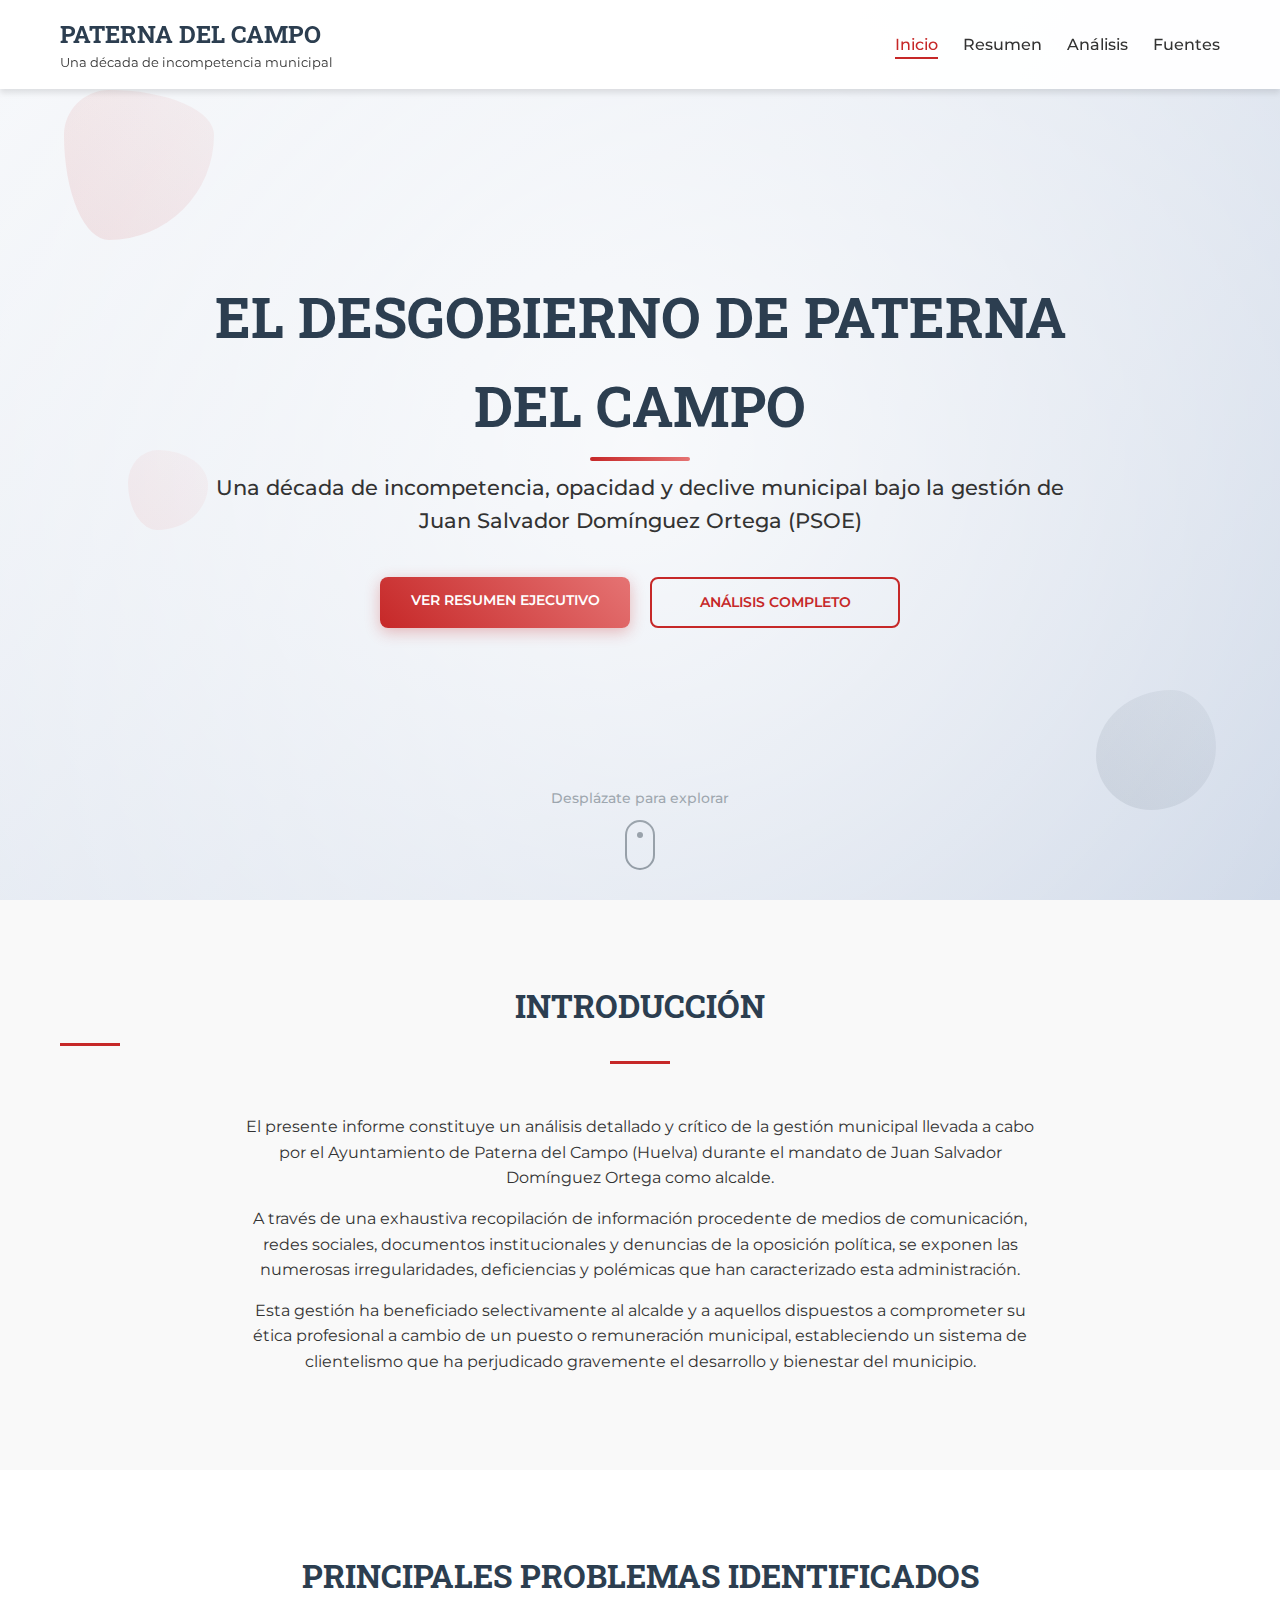
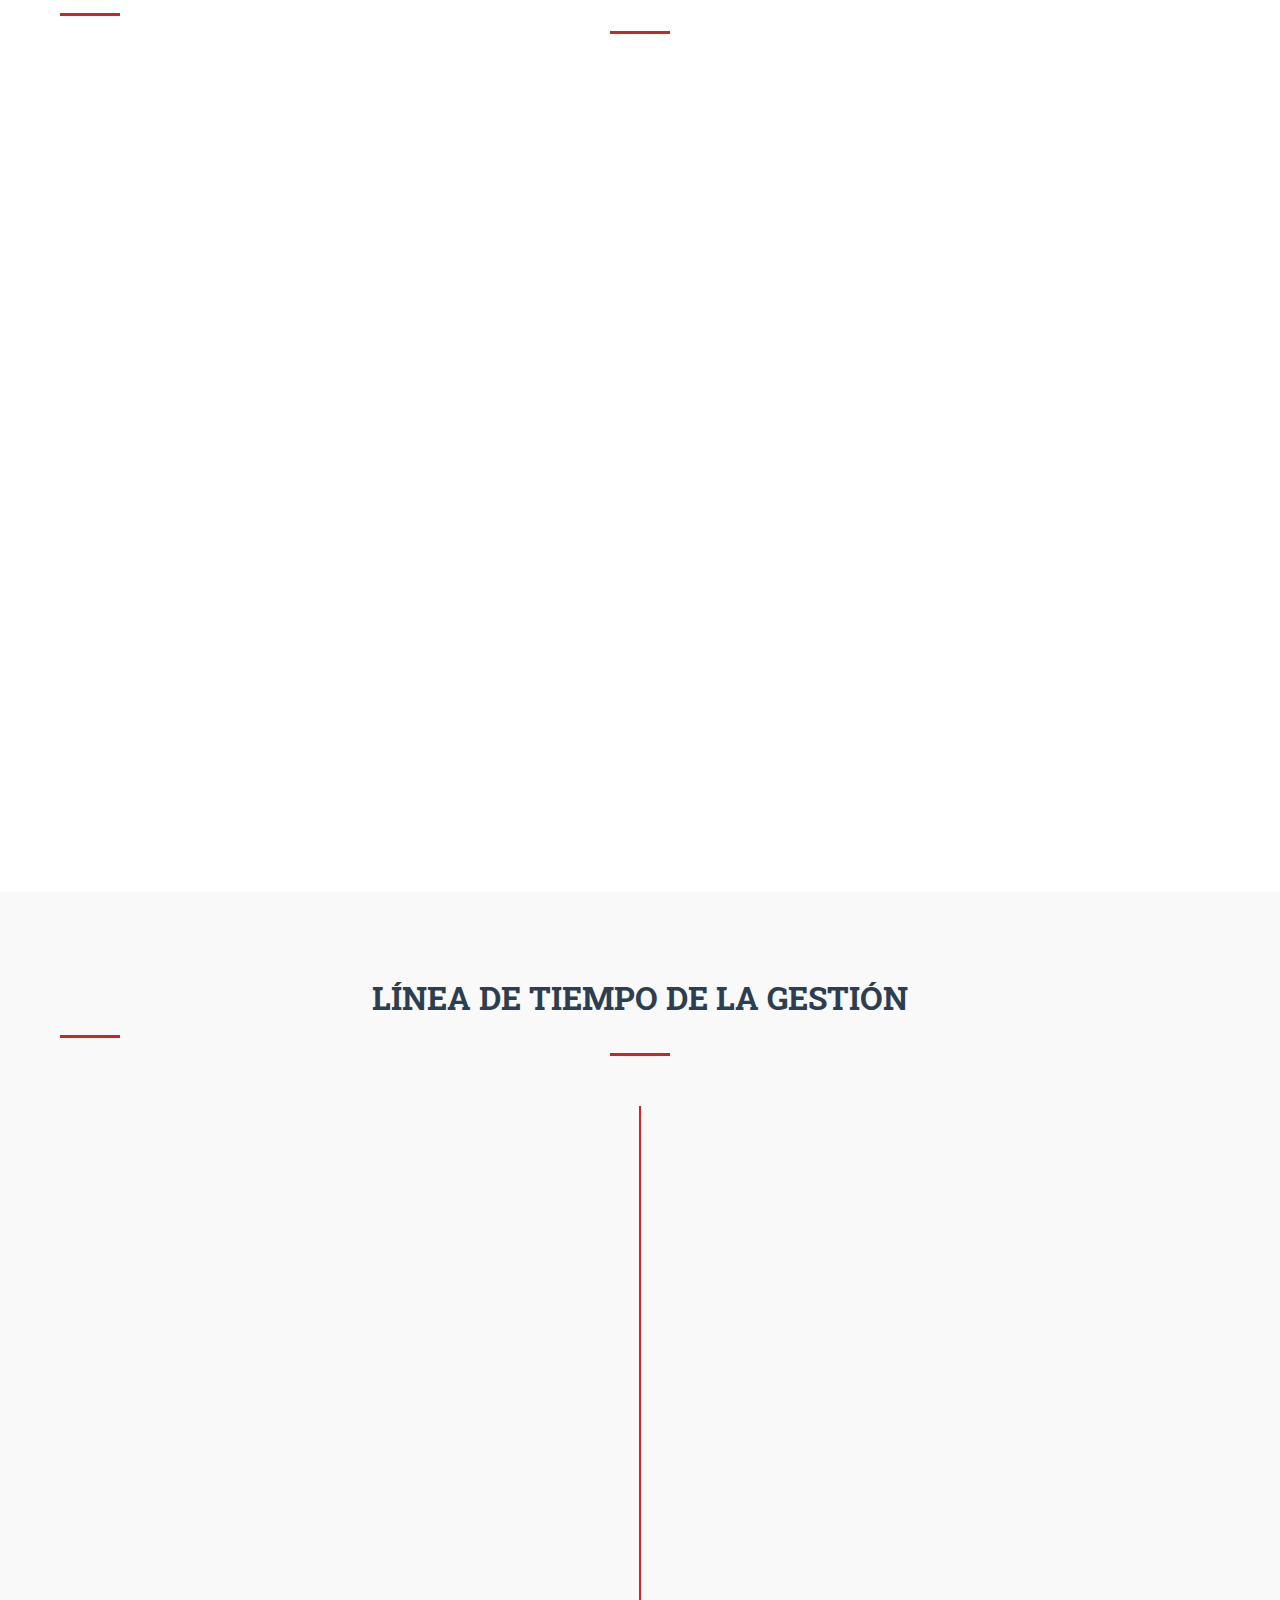
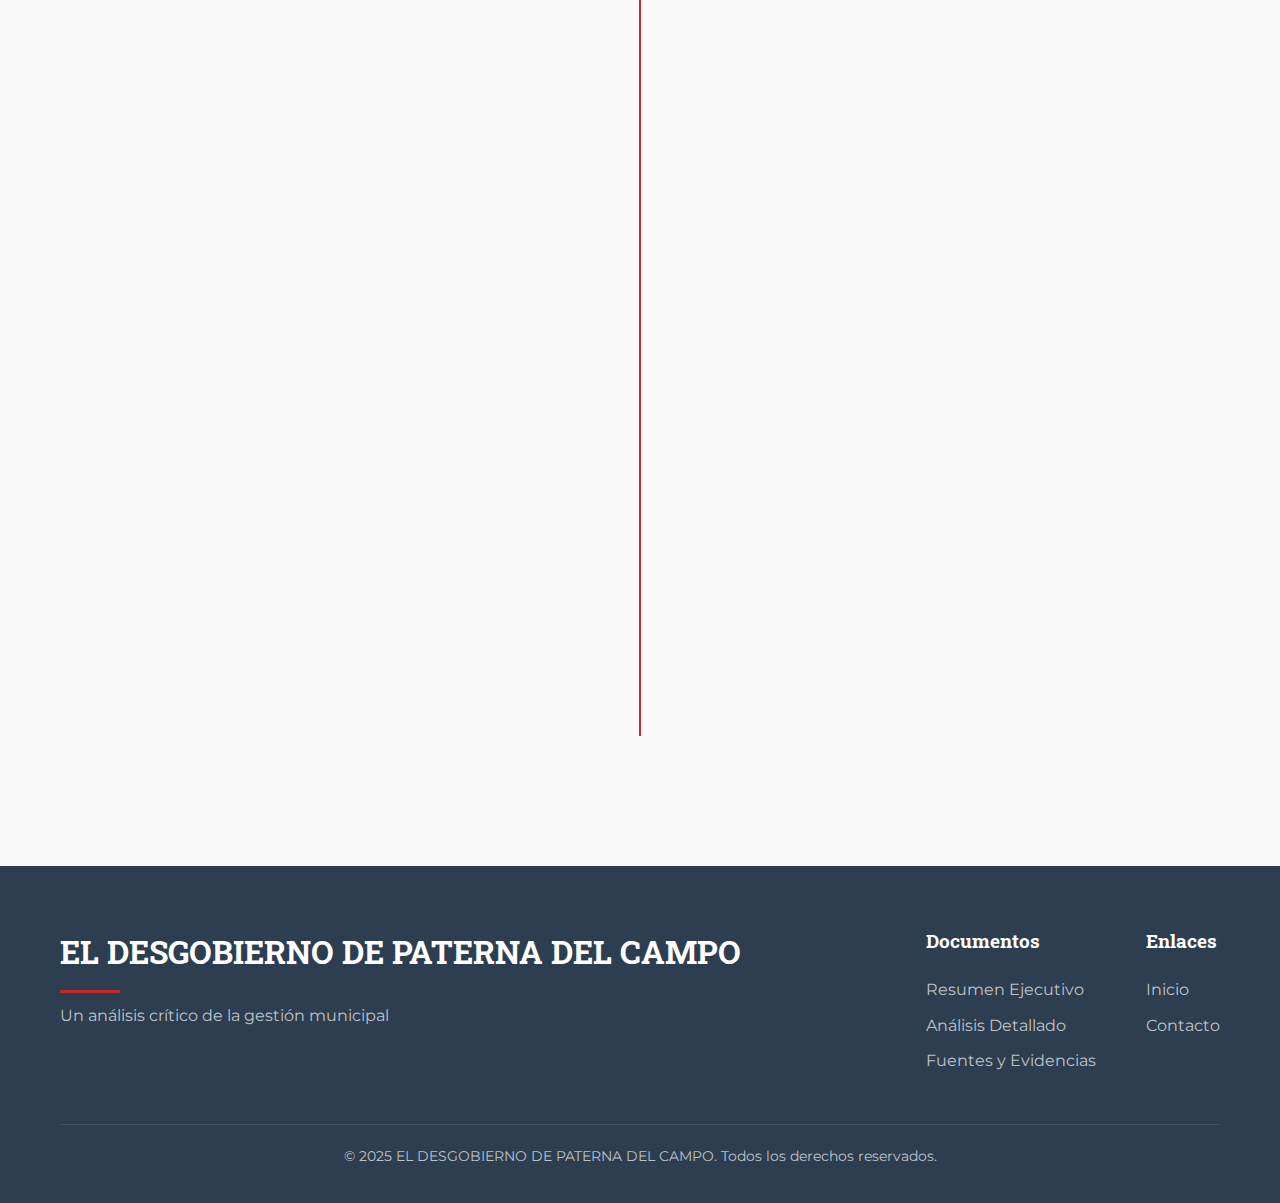
<file: index.html>
<!DOCTYPE html>
<html lang="es">
<head>
    <meta charset="UTF-8">
    <meta name="viewport" content="width=device-width, initial-scale=1.0">
    <title>El desgobierno de Paterna del Campo | Análisis crítico de una década de gestión municipal</title>
    <meta name="description" content="Paterna del Campo: análisis crítico de una década de gestión municipal">
    <meta name="keywords" content="Paterna del Campo, ayuntamiento, gestión municipal, opacidad, declive, corrupción, transparencia">
    <link rel="stylesheet" href="assets/css/styles.css">
    <link rel="preconnect" href="https://fonts.googleapis.com">
    <link rel="preconnect" href="https://fonts.gstatic.com" crossorigin>
    <link href="https://fonts.googleapis.com/css2?family=Montserrat:wght@400;500;600;700&family=Roboto+Slab:wght@400;700&display=swap" rel="stylesheet">
    <link rel="stylesheet" href="https://cdnjs.cloudflare.com/ajax/libs/font-awesome/6.4.0/css/all.min.css">



      <!-- Open Graph -->
  <meta property="og:title" content="El desgobierno de Paterna del Campo">
  <meta property="og:description" content="Análisis crítico de una década de gestión municipal en Paterna del Campo. Datos, opacidad y retos para el futuro.">
  <meta property="og:type" content="article">
  <meta property="og:url" content="https://paternalibre.github.io/">


  <!-- Twitter Cards -->
  <meta name="twitter:card" content="summary_large_image">
  <meta name="twitter:title" content="El desgobierno de Paterna del Campo">
  <meta name="twitter:description" content="Un repaso crítico a diez años de gestión municipal en Paterna del Campo.">


  <!-- JSON-LD (datos estructurados) -->
  <script type="application/ld+json">
  {
    "@context": "https://schema.org",
    "@type": "Article",
    "headline": "El desgobierno de Paterna del Campo",
    "description": "Paterna del Campo: análisis crítico de una década de gestión municipal",
    "author": {
      "@type": "Person",
      "name": "Anonimo"
    },
    "datePublished": "2025-08-21",
    "publisher": {
      "@type": "Organization",
      "name": "PaternaLibre"
    }
  }
  </script>

</head>
<body>
    <div class="preloader">
        <div class="loader"></div>
    </div>

    <header class="main-header">
        <div class="container">
            <div class="logo">
                <h1>PATERNA DEL CAMPO</h1>
                <span>Una década de incompetencia municipal</span>
            </div>
            <nav class="main-nav">
                <div class="menu-toggle">
                    <span></span>
                    <span></span>
                    <span></span>
                </div>
                <ul>
                    <li><a href="#inicio" class="active">Inicio</a></li>
                    <li><a href="documentos/resumen.html">Resumen</a></li>
                    <li><a href="documentos/analisis.html">Análisis</a></li>
                    <li><a href="documentos/fuentes.html">Fuentes</a></li>
                    
                </ul>
            </nav>
        </div>
    </header>

    <section id="inicio" class="hero-section">
        <!-- Formas geométricas decorativas -->
        <div class="hero-shape-1"></div>
        <div class="hero-shape-2"></div>
        <div class="hero-shape-3"></div>
        
        <div class="container">
            <div class="hero-content">
                <h1 class="hero-title">EL DESGOBIERNO DE PATERNA DEL CAMPO</h1>
                <div class="subtitle">Una década de incompetencia, opacidad y declive municipal bajo la gestión de Juan Salvador Domínguez Ortega (PSOE)</div>
                <div class="hero-buttons">
                    <a href="documentos/resumen.html" class="btn btn-primary">Ver Resumen Ejecutivo</a>
                    <a href="documentos/analisis.html" class="btn btn-secondary">Análisis Completo</a>
                </div>
            </div>
            <div class="scroll-indicator">
                <span>Desplázate para explorar</span>
                <div class="mouse-icon">
                    <div class="wheel"></div>
                </div>
            </div>
        </div>
    </section>

    <section class="intro-section">
        <div class="container">
            <div class="section-header">
                <h2>INTRODUCCIÓN</h2>
                <div class="divider"></div>
            </div>
            <div class="intro-content">
                <p>El presente informe constituye un análisis detallado y crítico de la gestión municipal llevada a cabo por el Ayuntamiento de Paterna del Campo (Huelva) durante el mandato de Juan Salvador Domínguez Ortega como alcalde.</p>
                <p>A través de una exhaustiva recopilación de información procedente de medios de comunicación, redes sociales, documentos institucionales y denuncias de la oposición política, se exponen las numerosas irregularidades, deficiencias y polémicas que han caracterizado esta administración.</p>
                <p>Esta gestión ha beneficiado selectivamente al alcalde y a aquellos dispuestos a comprometer su ética profesional a cambio de un puesto o remuneración municipal, estableciendo un sistema de clientelismo que ha perjudicado gravemente el desarrollo y bienestar del municipio.</p>
            </div>
        </div>
    </section>

    <section class="issues-section">
        <div class="container">
            <div class="section-header">
                <h2>PRINCIPALES PROBLEMAS IDENTIFICADOS</h2>
                <div class="divider"></div>
            </div>
            <div class="issues-grid">
                <div class="issue-card">
                    <div class="issue-icon">
                        <i class="fas fa-coins"></i>
                    </div>
                    <h3>Gestión económica caótica</h3>
                    <p>Endeudamiento irregular, posible ocultación de información financiera y aumento del gasto sin mejoras en los servicios.</p>
                </div>
                <div class="issue-card">
                    <div class="issue-icon">
                        <i class="fas fa-user-tie"></i>
                    </div>
                    <h3>Nepotismo y contrataciones irregulares</h3>
                    <p>Escándalos como el de las 14 contrataciones sin alta en la Seguridad Social y manipulación de procesos de selección.</p>
                </div>
                <div class="issue-card">
                    <div class="issue-icon">
                        <i class="fas fa-road"></i>
                    </div>
                    <h3>Infraestructuras deficientes</h3>
                    <p>Problemas con la piscina municipal, mala gestión de la Plaza de España, calles en mal estado y gestión ineficiente de residuos.</p>
                </div>
                <div class="issue-card">
                    <div class="issue-icon">
                        <i class="fas fa-broom"></i>
                    </div>
                    <h3>Servicios públicos ineficientes</h3>
                    <p>Aumento de personal sin mejora en la calidad de los servicios, problemas de limpieza y seguridad ciudadana deficiente.</p>
                </div>
                <div class="issue-card">
                    <div class="issue-icon">
                        <i class="fas fa-theater-masks"></i>
                    </div>
                    <h3>Decadencia cultural y festiva</h3>
                    <p>Cancelación de eventos tradicionales, fiestas cada vez más vacías y declive de eventos como la ruta ciclista.</p>
                </div>
                <div class="issue-card">
                    <div class="issue-icon">
                        <i class="fas fa-eye-slash"></i>
                    </div>
                    <h3>Opacidad y falta de transparencia</h3>
                    <p>Ocultación de información a la oposición y a los ciudadanos, y falta de comunicación proactiva sobre la gestión municipal.</p>
                </div>
            </div>
        </div>
    </section>

    <section class="timeline-section">
        <div class="container">
            <div class="section-header">
                <h2>LÍNEA DE TIEMPO DE LA GESTIÓN</h2>
                <div class="divider"></div>
            </div>
            <div class="timeline">
                <div class="timeline-item">
                    <div class="timeline-dot"></div>
                    <div class="timeline-content">
                        <div class="timeline-date">2017</div>
                        <h3>Resolución del Defensor del Pueblo Andaluz</h3>
                        <p>Insta al Ayuntamiento a actuar con diligencia ante denuncias de posibles infracciones urbanísticas.</p>
                    </div>
                </div>
                <div class="timeline-item">
                    <div class="timeline-dot"></div>
                    <div class="timeline-content">
                        <div class="timeline-date">2018</div>
                        <h3>Escándalo de contrataciones irregulares</h3>
                        <p>14 personas contratadas sin alta en la Seguridad Social. El PP lleva al Ayuntamiento a los tribunales.</p>
                    </div>
                </div>
                <div class="timeline-item">
                    <div class="timeline-dot"></div>
                    <div class="timeline-content">
                        <div class="timeline-date">2020</div>
                        <h3>Presupuesto de 2.9 millones de euros</h3>
                        <p>Gastos de personnel desproporcionados para un municipio de poco más de 3.400 habitantes.</p>
                    </div>
                </div>
                <div class="timeline-item">
                    <div class="timeline-dot"></div>
                    <div class="timeline-content">
                        <div class="timeline-date">2023</div>
                        <h3>Remodelación de la Plaza de España</h3>
                        <p>Transformación de un espacio con encanto a lo que los vecinos llaman despectivamente "helipuerto".</p>
                    </div>
                </div>
                <div class="timeline-item">
                    <div class="timeline-dot"></div>
                    <div class="timeline-content">
                        <div class="timeline-date">2024</div>
                        <h3>Préstamo "irregular" de un millón de euros</h3>
                        <p>El PP denuncia que el alcalde solicitó un préstamo sin pasar por el Pleno y con informes desfavorables.</p>
                    </div>
                </div>
                <div class="timeline-item">
                    <div class="timeline-dot"></div>
                    <div class="timeline-content">
                        <div class="timeline-date">2025</div>
                        <h3>Cancelación de la Suelta de Vaquillas</h3>
                        <p>La Delegación de la Junta de Andalucía deniega los permisos por falta de documentación adecuada.</p>
                    </div>
                </div>
            </div>
        </div>
    </section>



    <footer class="main-footer">
        <div class="container">
            <div class="footer-content">
                <div class="footer-logo">
                    <h2>EL DESGOBIERNO DE PATERNA DEL CAMPO</h2>
                    <p>Un análisis crítico de la gestión municipal</p>
                </div>
                <div class="footer-links">
                    <div class="footer-column">
                        <h3>Documentos</h3>
                        <ul>
                            <li><a href="documentos/resumen.html">Resumen Ejecutivo</a></li>
                            <li><a href="documentos/analisis.html">Análisis Detallado</a></li>
                            <li><a href="documentos/fuentes.html">Fuentes y Evidencias</a></li>
                        </ul>
                    </div>
                    <div class="footer-column">
                        <h3>Enlaces</h3>
                        <ul>
                            <li><a href="#inicio">Inicio</a></li>
                            
                            <li><a href="mailto:juansalvador@corrupto.es">Contacto</a></li>
                        </ul>
                    </div>
                </div>
            </div>
            <div class="footer-bottom">
                <p>&copy; 2025 EL DESGOBIERNO DE PATERNA DEL CAMPO. Todos los derechos reservados.</p>
            </div>
        </div>
    </footer>

    <script src="https://code.jquery.com/jquery-3.6.0.min.js"></script>
    <script src="assets/js/main.js"></script>
    
</body>

</html>
</file>
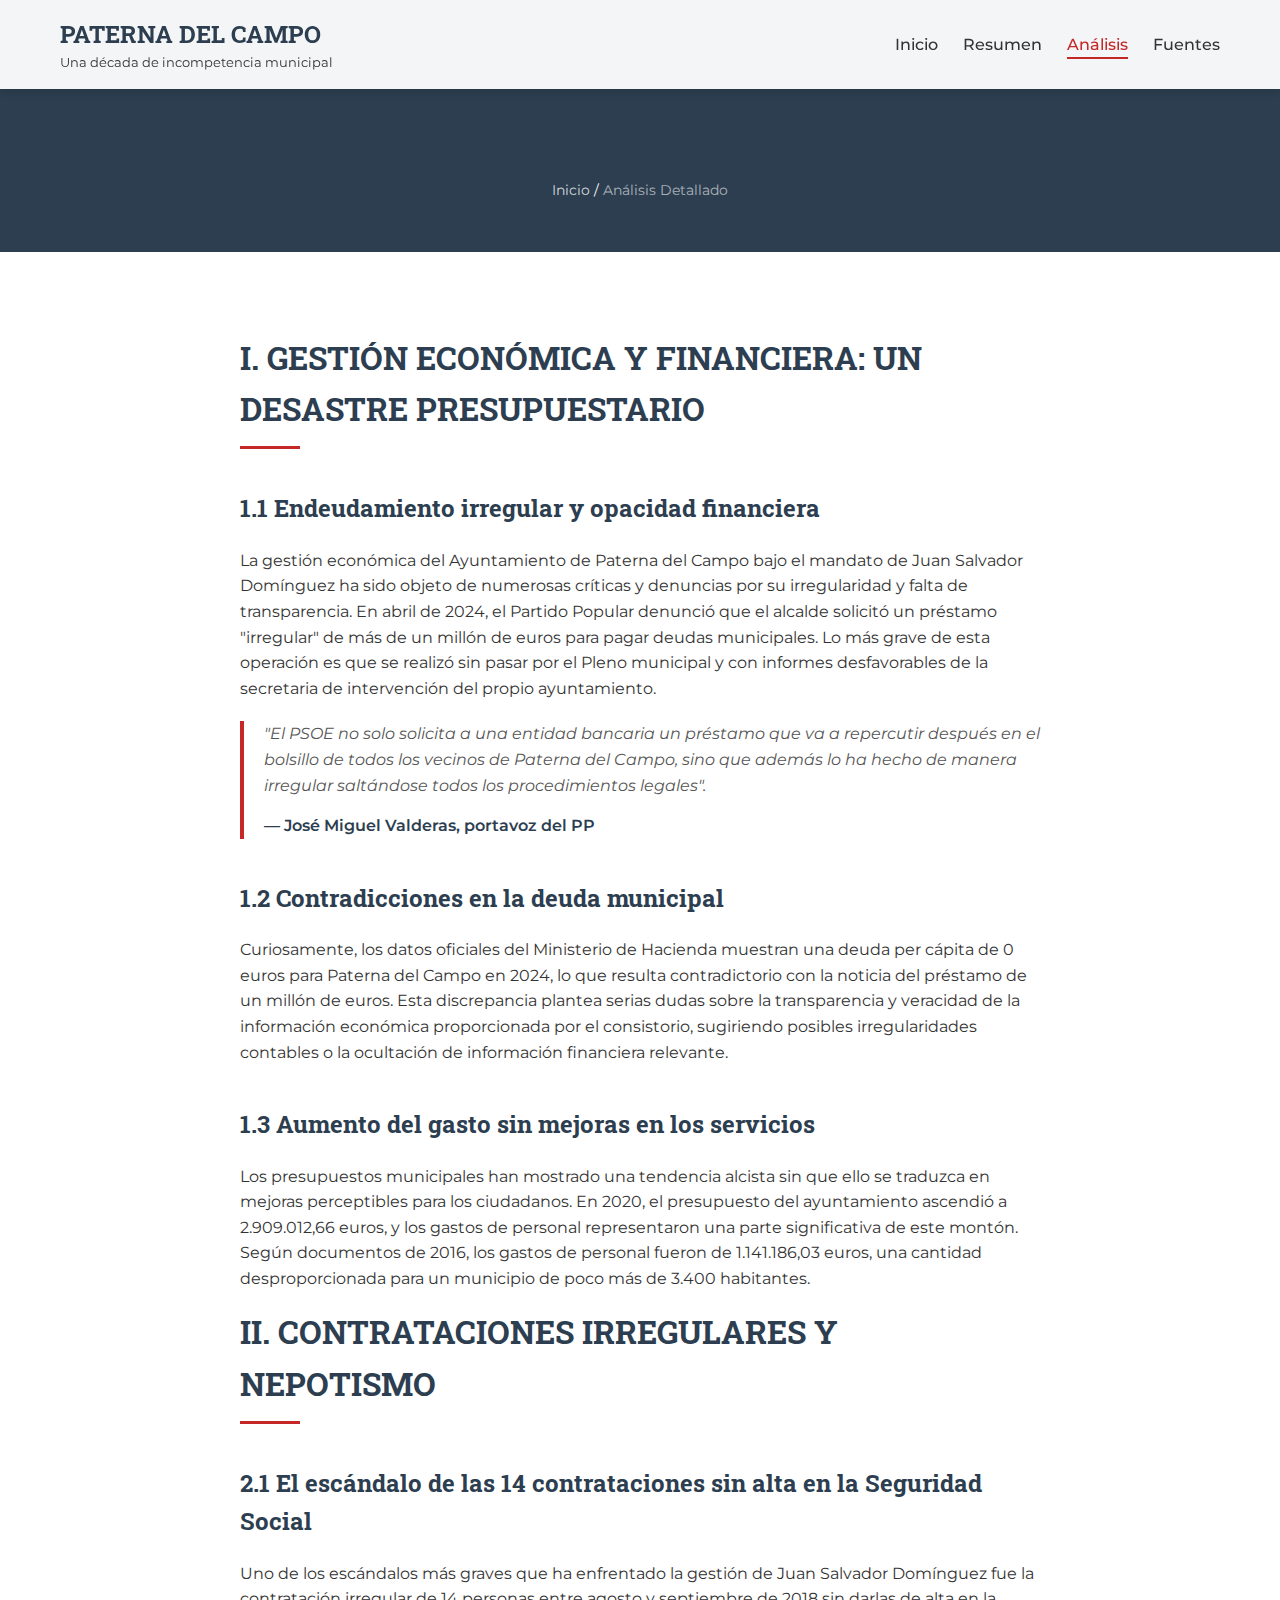
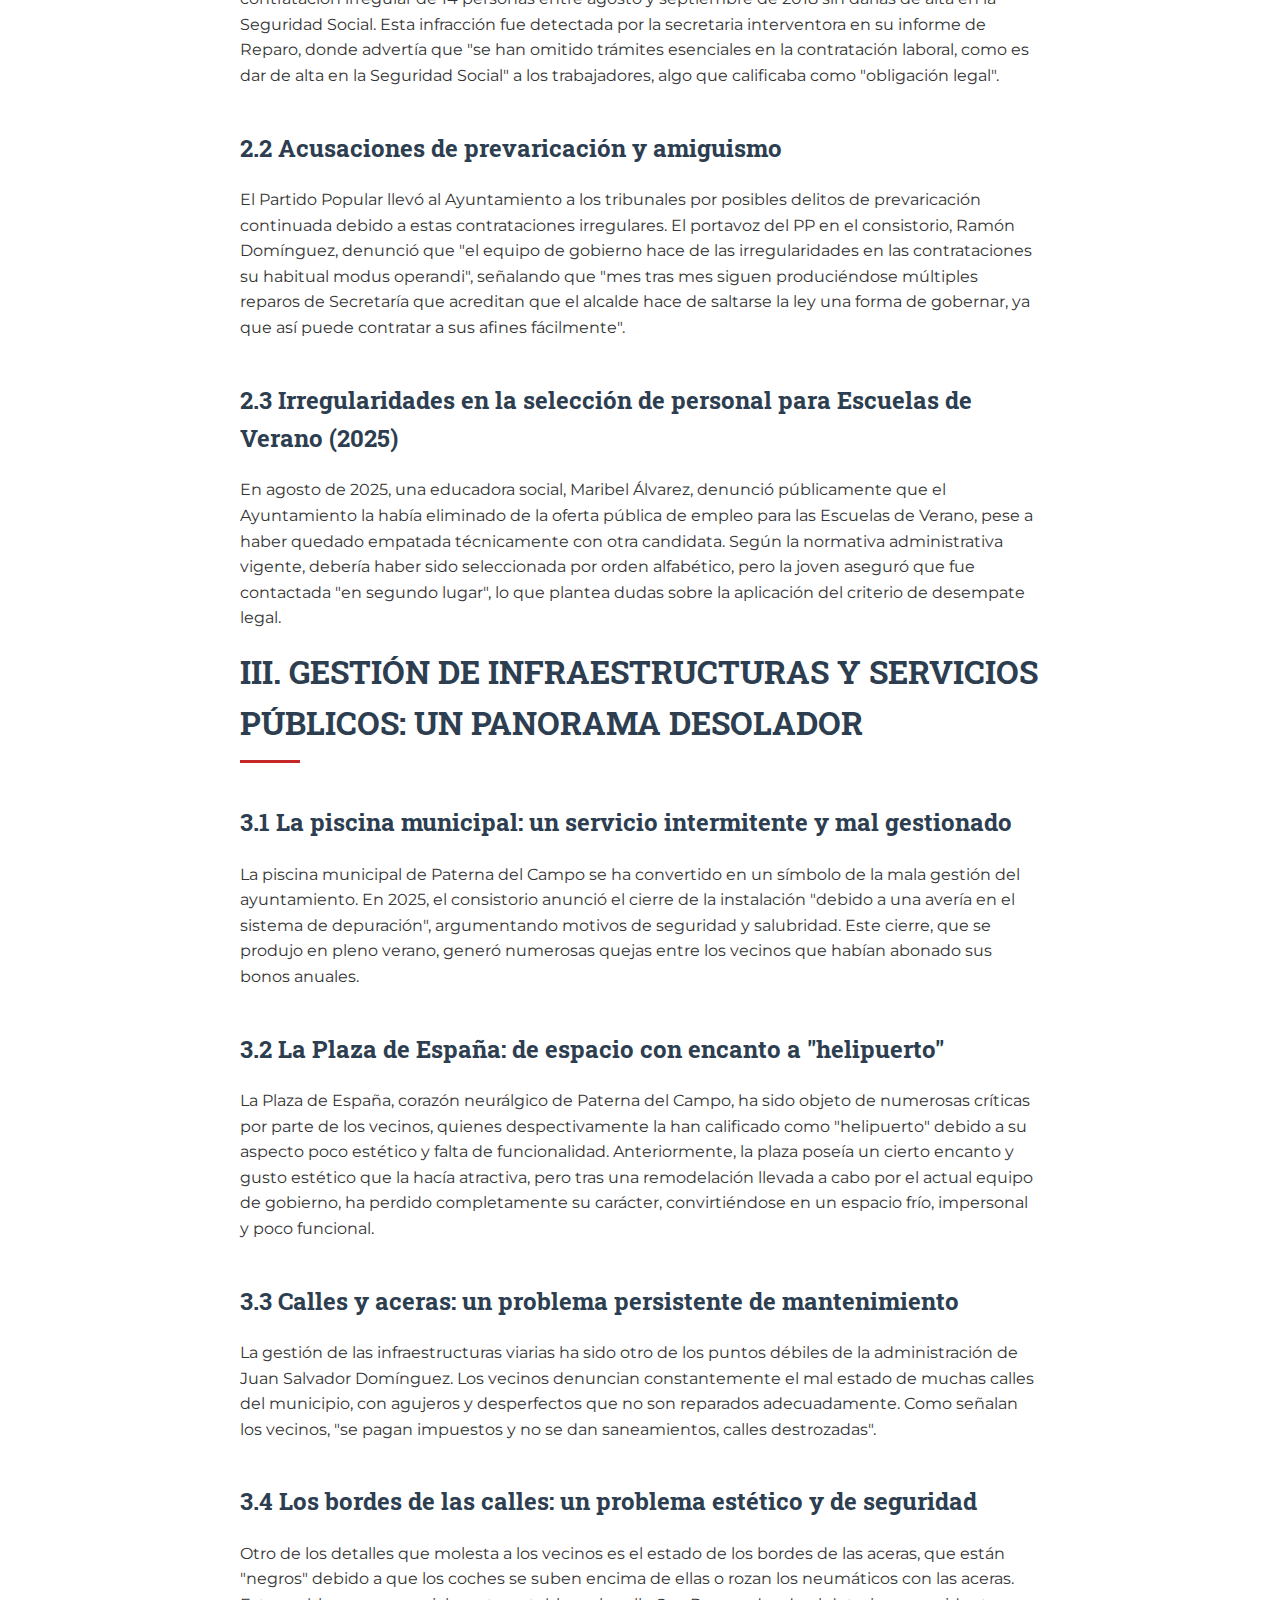
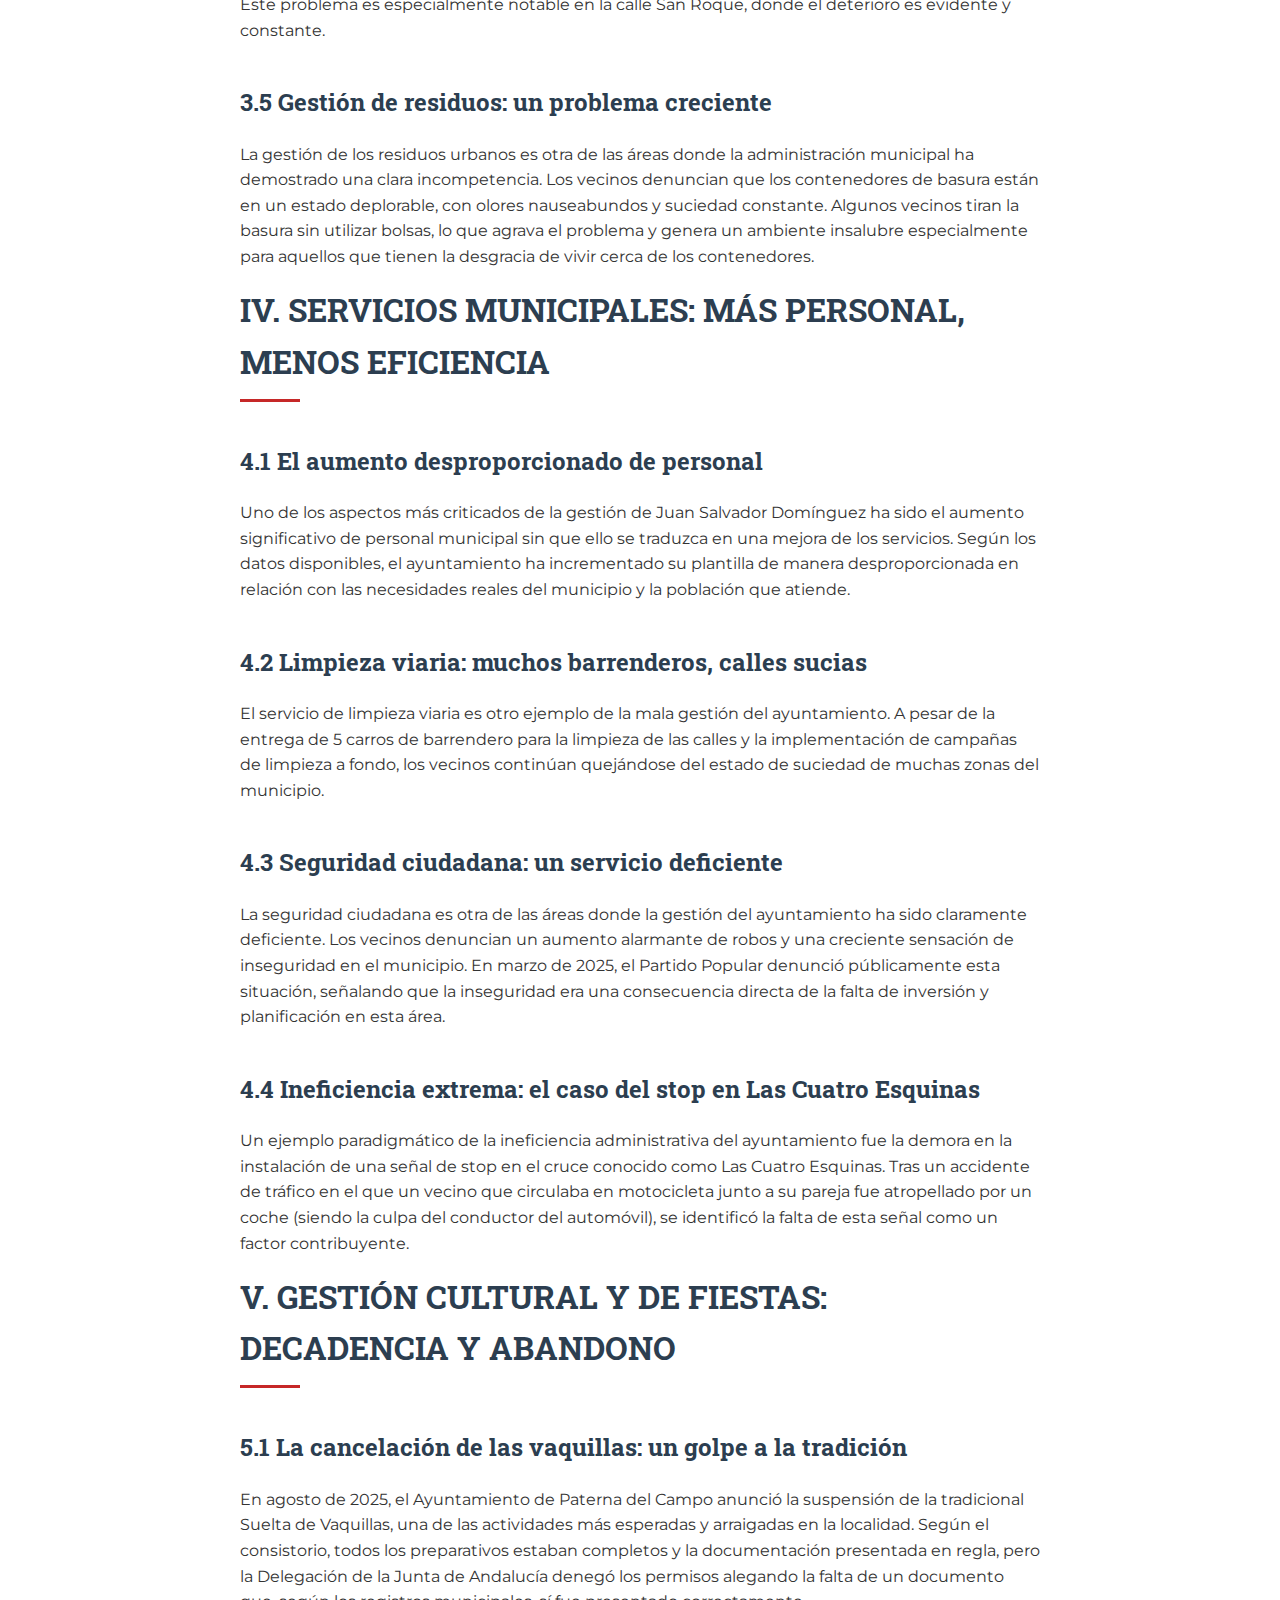
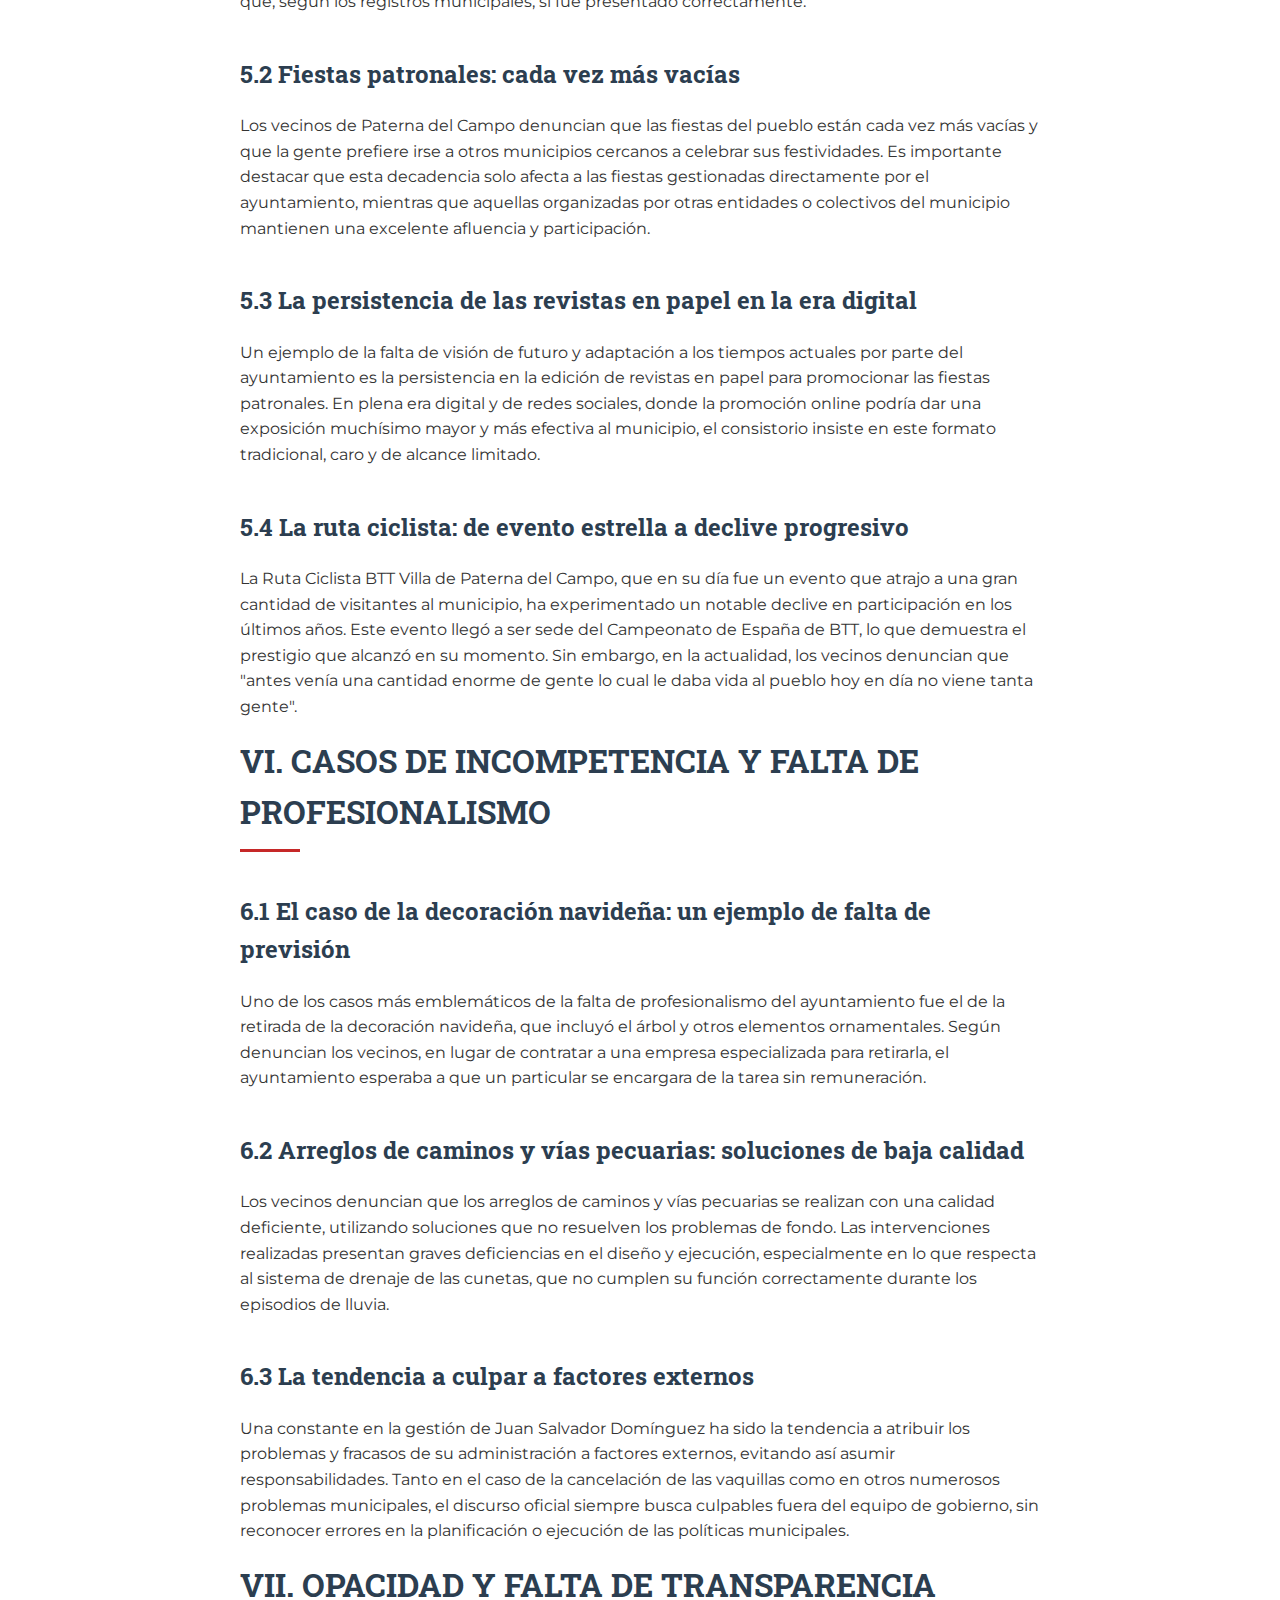
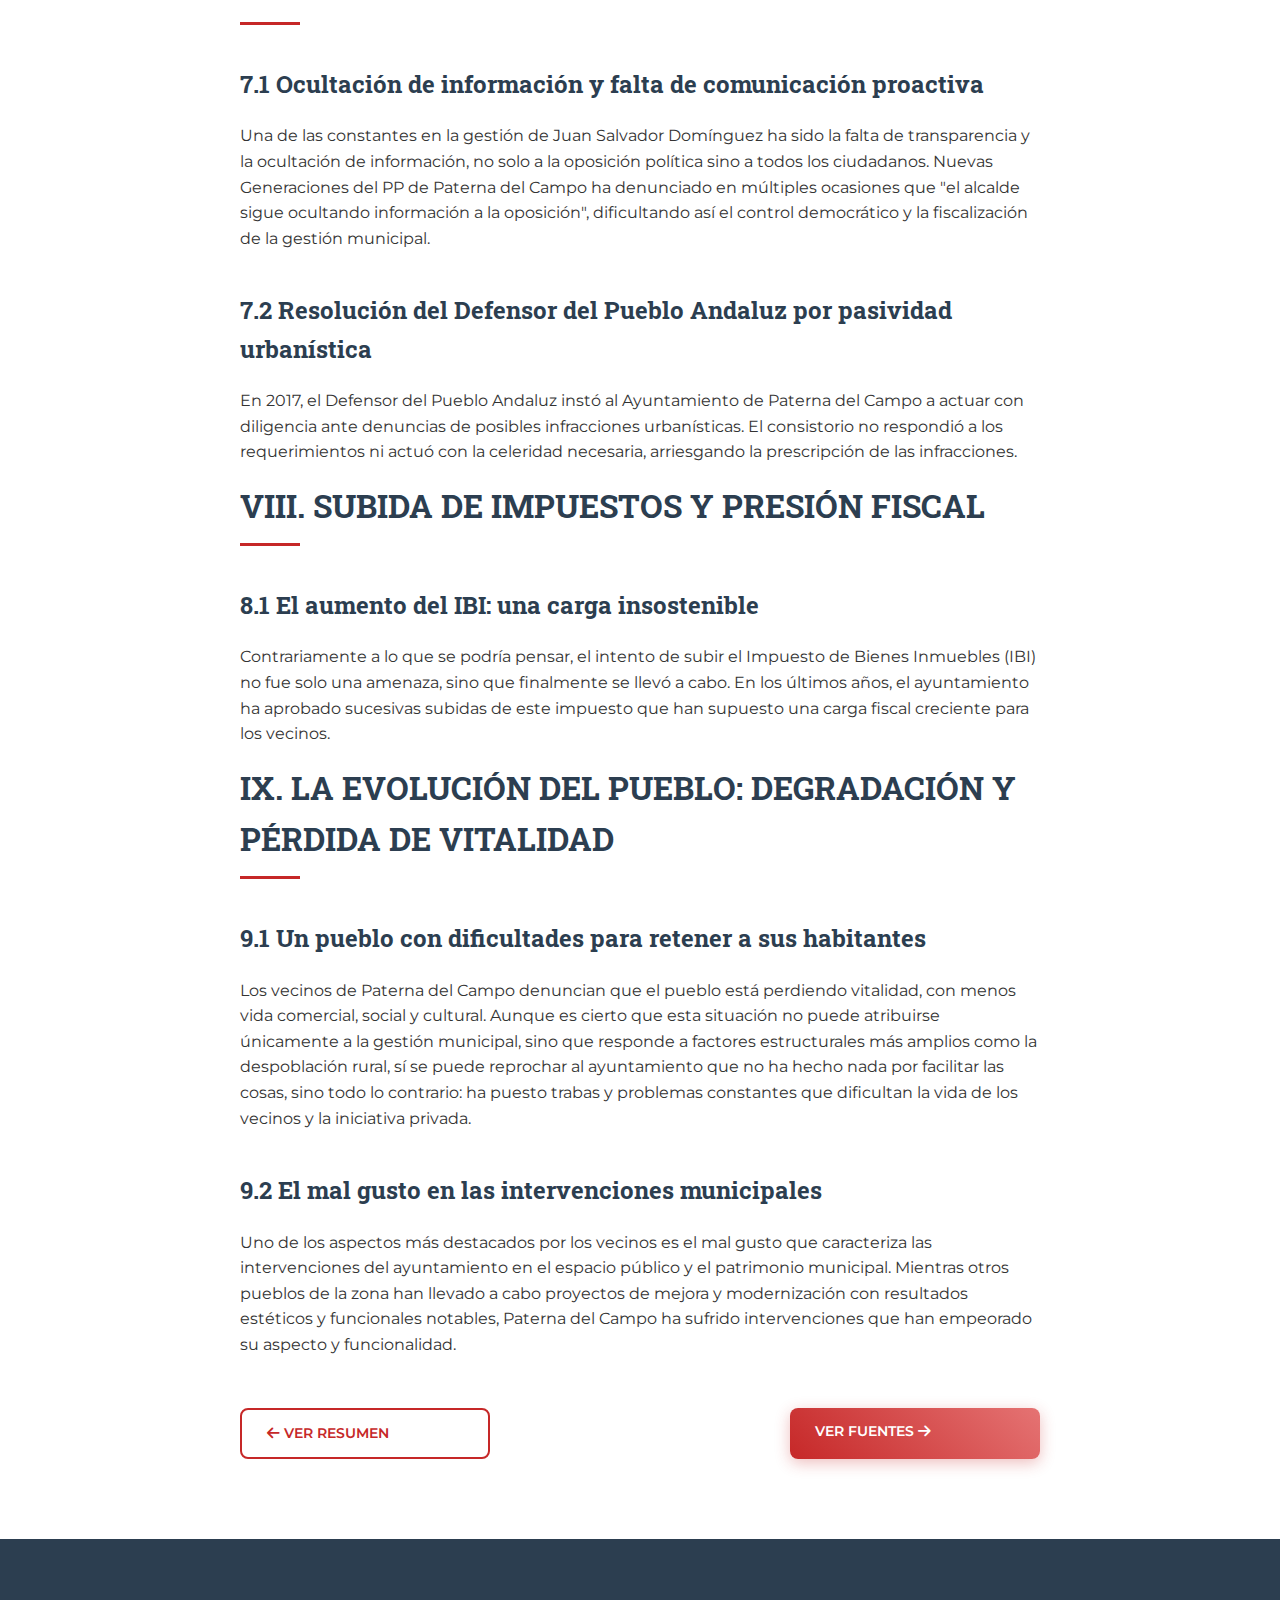
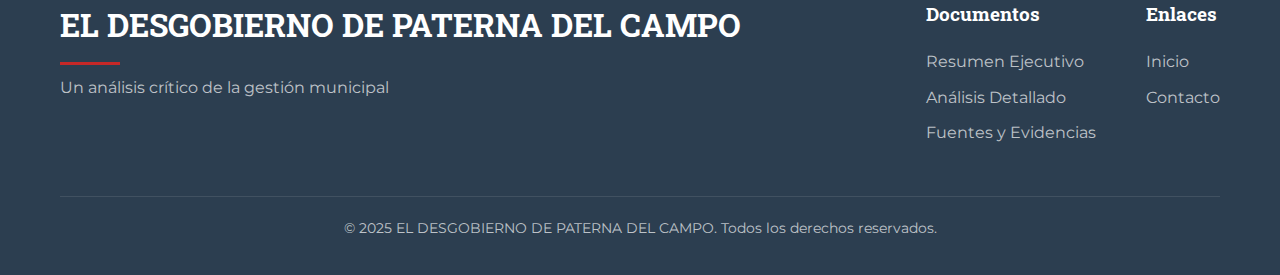
<file: documentos/analisis.html>
<!DOCTYPE html>
<html lang="es">
<head>
    <meta charset="UTF-8">
    <meta name="viewport" content="width=device-width, initial-scale=1.0">
    <title>Análisis Detallado - EL DESGOBIERNO DE PATERNA DEL CAMPO</title>
    <meta name="description" content="Análisis detallado de la gestión municipal de Paterna del Campo">
    <link rel="stylesheet" href="../assets/css/styles.css">
    <link rel="preconnect" href="https://fonts.googleapis.com">
    <link rel="preconnect" href="https://fonts.gstatic.com" crossorigin>
    <link href="https://fonts.googleapis.com/css2?family=Montserrat:wght@400;500;600;700&family=Roboto+Slab:wght@400;700&display=swap" rel="stylesheet">
    <link rel="stylesheet" href="https://cdnjs.cloudflare.com/ajax/libs/font-awesome/6.4.0/css/all.min.css">
</head>
<body>
    <div class="preloader">
        <div class="loader-container">
            <div class="loader"></div>
            <div class="loader-message">Si no carga en unos segundos, recargue la página.</div>
        </div>
    </div>

    <header class="main-header">
        <div class="container">
            <div class="logo">
                <h1>PATERNA DEL CAMPO</h1>
                <span>Una década de incompetencia municipal</span>
            </div>
            <nav class="main-nav">
                <div class="menu-toggle">
                    <span></span>
                    <span></span>
                    <span></span>
                </div>
                <ul>
                    <li><a href="../index.html">Inicio</a></li>
                    <li><a href="resumen.html">Resumen</a></li>
                    <li><a href="analisis.html" class="active">Análisis</a></li>
                    <li><a href="fuentes.html">Fuentes</a></li>
                    
                </ul>
            </nav>
        </div>
    </header>

    <section class="page-header">
        <div class="container">
            <h1>ANÁLISIS DETALLADO</h1>
            <div class="breadcrumb">
                <a href="../index.html">Inicio</a> / <span>Análisis Detallado</span>
            </div>
        </div>
    </section>

    <section class="document-section">
        <div class="container">
            <div class="document-content">
                <h2>I. GESTIÓN ECONÓMICA Y FINANCIERA: UN DESASTRE PRESUPUESTARIO</h2>
                
                <h3>1.1 Endeudamiento irregular y opacidad financiera</h3>
                <p>La gestión económica del Ayuntamiento de Paterna del Campo bajo el mandato de Juan Salvador Domínguez ha sido objeto de numerosas críticas y denuncias por su irregularidad y falta de transparencia. En abril de 2024, el Partido Popular denunció que el alcalde solicitó un préstamo "irregular" de más de un millón de euros para pagar deudas municipales. Lo más grave de esta operación es que se realizó sin pasar por el Pleno municipal y con informes desfavorables de la secretaria de intervención del propio ayuntamiento.</p>
                
                <blockquote>
                    <p>"El PSOE no solo solicita a una entidad bancaria un préstamo que va a repercutir después en el bolsillo de todos los vecinos de Paterna del Campo, sino que además lo ha hecho de manera irregular saltándose todos los procedimientos legales".</p>
                    <cite>— José Miguel Valderas, portavoz del PP</cite>
                </blockquote>
                
                <h3>1.2 Contradicciones en la deuda municipal</h3>
                <p>Curiosamente, los datos oficiales del Ministerio de Hacienda muestran una deuda per cápita de 0 euros para Paterna del Campo en 2024, lo que resulta contradictorio con la noticia del préstamo de un millón de euros. Esta discrepancia plantea serias dudas sobre la transparencia y veracidad de la información económica proporcionada por el consistorio, sugiriendo posibles irregularidades contables o la ocultación de información financiera relevante.</p>
                
                <h3>1.3 Aumento del gasto sin mejoras en los servicios</h3>
                <p>Los presupuestos municipales han mostrado una tendencia alcista sin que ello se traduzca en mejoras perceptibles para los ciudadanos. En 2020, el presupuesto del ayuntamiento ascendió a 2.909.012,66 euros, y los gastos de personal representaron una parte significativa de este montón. Según documentos de 2016, los gastos de personal fueron de 1.141.186,03 euros, una cantidad desproporcionada para un municipio de poco más de 3.400 habitantes.</p>
                
                <h2>II. CONTRATACIONES IRREGULARES Y NEPOTISMO</h2>
                
                <h3>2.1 El escándalo de las 14 contrataciones sin alta en la Seguridad Social</h3>
                <p>Uno de los escándalos más graves que ha enfrentado la gestión de Juan Salvador Domínguez fue la contratación irregular de 14 personas entre agosto y septiembre de 2018 sin darlas de alta en la Seguridad Social. Esta infracción fue detectada por la secretaria interventora en su informe de Reparo, donde advertía que "se han omitido trámites esenciales en la contratación laboral, como es dar de alta en la Seguridad Social" a los trabajadores, algo que calificaba como "obligación legal".</p>
                
                <h3>2.2 Acusaciones de prevaricación y amiguismo</h3>
                <p>El Partido Popular llevó al Ayuntamiento a los tribunales por posibles delitos de prevaricación continuada debido a estas contrataciones irregulares. El portavoz del PP en el consistorio, Ramón Domínguez, denunció que "el equipo de gobierno hace de las irregularidades en las contrataciones su habitual modus operandi", señalando que "mes tras mes siguen produciéndose múltiples reparos de Secretaría que acreditan que el alcalde hace de saltarse la ley una forma de gobernar, ya que así puede contratar a sus afines fácilmente".</p>
                
                <h3>2.3 Irregularidades en la selección de personal para Escuelas de Verano (2025)</h3>
                <p>En agosto de 2025, una educadora social, Maribel Álvarez, denunció públicamente que el Ayuntamiento la había eliminado de la oferta pública de empleo para las Escuelas de Verano, pese a haber quedado empatada técnicamente con otra candidata. Según la normativa administrativa vigente, debería haber sido seleccionada por orden alfabético, pero la joven aseguró que fue contactada "en segundo lugar", lo que plantea dudas sobre la aplicación del criterio de desempate legal.</p>
                
                <h2>III. GESTIÓN DE INFRAESTRUCTURAS Y SERVICIOS PÚBLICOS: UN PANORAMA DESOLADOR</h2>
                
                <h3>3.1 La piscina municipal: un servicio intermitente y mal gestionado</h3>
                <p>La piscina municipal de Paterna del Campo se ha convertido en un símbolo de la mala gestión del ayuntamiento. En 2025, el consistorio anunció el cierre de la instalación "debido a una avería en el sistema de depuración", argumentando motivos de seguridad y salubridad. Este cierre, que se produjo en pleno verano, generó numerosas quejas entre los vecinos que habían abonado sus bonos anuales.</p>
                
                <h3>3.2 La Plaza de España: de espacio con encanto a "helipuerto"</h3>
                <p>La Plaza de España, corazón neurálgico de Paterna del Campo, ha sido objeto de numerosas críticas por parte de los vecinos, quienes despectivamente la han calificado como "helipuerto" debido a su aspecto poco estético y falta de funcionalidad. Anteriormente, la plaza poseía un cierto encanto y gusto estético que la hacía atractiva, pero tras una remodelación llevada a cabo por el actual equipo de gobierno, ha perdido completamente su carácter, convirtiéndose en un espacio frío, impersonal y poco funcional.</p>
                
                <h3>3.3 Calles y aceras: un problema persistente de mantenimiento</h3>
                <p>La gestión de las infraestructuras viarias ha sido otro de los puntos débiles de la administración de Juan Salvador Domínguez. Los vecinos denuncian constantemente el mal estado de muchas calles del municipio, con agujeros y desperfectos que no son reparados adecuadamente. Como señalan los vecinos, "se pagan impuestos y no se dan saneamientos, calles destrozadas".</p>
                
                <h3>3.4 Los bordes de las calles: un problema estético y de seguridad</h3>
                <p>Otro de los detalles que molesta a los vecinos es el estado de los bordes de las aceras, que están "negros" debido a que los coches se suben encima de ellas o rozan los neumáticos con las aceras. Este problema es especialmente notable en la calle San Roque, donde el deterioro es evidente y constante.</p>
                
                <h3>3.5 Gestión de residuos: un problema creciente</h3>
                <p>La gestión de los residuos urbanos es otra de las áreas donde la administración municipal ha demostrado una clara incompetencia. Los vecinos denuncian que los contenedores de basura están en un estado deplorable, con olores nauseabundos y suciedad constante. Algunos vecinos tiran la basura sin utilizar bolsas, lo que agrava el problema y genera un ambiente insalubre especialmente para aquellos que tienen la desgracia de vivir cerca de los contenedores.</p>
                
                <h2>IV. SERVICIOS MUNICIPALES: MÁS PERSONAL, MENOS EFICIENCIA</h2>
                
                <h3>4.1 El aumento desproporcionado de personal</h3>
                <p>Uno de los aspectos más criticados de la gestión de Juan Salvador Domínguez ha sido el aumento significativo de personal municipal sin que ello se traduzca en una mejora de los servicios. Según los datos disponibles, el ayuntamiento ha incrementado su plantilla de manera desproporcionada en relación con las necesidades reales del municipio y la población que atiende.</p>
                
                <h3>4.2 Limpieza viaria: muchos barrenderos, calles sucias</h3>
                <p>El servicio de limpieza viaria es otro ejemplo de la mala gestión del ayuntamiento. A pesar de la entrega de 5 carros de barrendero para la limpieza de las calles y la implementación de campañas de limpieza a fondo, los vecinos continúan quejándose del estado de suciedad de muchas zonas del municipio.</p>
                
                <h3>4.3 Seguridad ciudadana: un servicio deficiente</h3>
                <p>La seguridad ciudadana es otra de las áreas donde la gestión del ayuntamiento ha sido claramente deficiente. Los vecinos denuncian un aumento alarmante de robos y una creciente sensación de inseguridad en el municipio. En marzo de 2025, el Partido Popular denunció públicamente esta situación, señalando que la inseguridad era una consecuencia directa de la falta de inversión y planificación en esta área.</p>
                
                <h3>4.4 Ineficiencia extrema: el caso del stop en Las Cuatro Esquinas</h3>
                <p>Un ejemplo paradigmático de la ineficiencia administrativa del ayuntamiento fue la demora en la instalación de una señal de stop en el cruce conocido como Las Cuatro Esquinas. Tras un accidente de tráfico en el que un vecino que circulaba en motocicleta junto a su pareja fue atropellado por un coche (siendo la culpa del conductor del automóvil), se identificó la falta de esta señal como un factor contribuyente.</p>
                
                <h2>V. GESTIÓN CULTURAL Y DE FIESTAS: DECADENCIA Y ABANDONO</h2>
                
                <h3>5.1 La cancelación de las vaquillas: un golpe a la tradición</h3>
                <p>En agosto de 2025, el Ayuntamiento de Paterna del Campo anunció la suspensión de la tradicional Suelta de Vaquillas, una de las actividades más esperadas y arraigadas en la localidad. Según el consistorio, todos los preparativos estaban completos y la documentación presentada en regla, pero la Delegación de la Junta de Andalucía denegó los permisos alegando la falta de un documento que, según los registros municipales, sí fue presentado correctamente.</p>
                
                <h3>5.2 Fiestas patronales: cada vez más vacías</h3>
                <p>Los vecinos de Paterna del Campo denuncian que las fiestas del pueblo están cada vez más vacías y que la gente prefiere irse a otros municipios cercanos a celebrar sus festividades. Es importante destacar que esta decadencia solo afecta a las fiestas gestionadas directamente por el ayuntamiento, mientras que aquellas organizadas por otras entidades o colectivos del municipio mantienen una excelente afluencia y participación.</p>
                
                <h3>5.3 La persistencia de las revistas en papel en la era digital</h3>
                <p>Un ejemplo de la falta de visión de futuro y adaptación a los tiempos actuales por parte del ayuntamiento es la persistencia en la edición de revistas en papel para promocionar las fiestas patronales. En plena era digital y de redes sociales, donde la promoción online podría dar una exposición muchísimo mayor y más efectiva al municipio, el consistorio insiste en este formato tradicional, caro y de alcance limitado.</p>
                
                <h3>5.4 La ruta ciclista: de evento estrella a declive progresivo</h3>
                <p>La Ruta Ciclista BTT Villa de Paterna del Campo, que en su día fue un evento que atrajo a una gran cantidad de visitantes al municipio, ha experimentado un notable declive en participación en los últimos años. Este evento llegó a ser sede del Campeonato de España de BTT, lo que demuestra el prestigio que alcanzó en su momento. Sin embargo, en la actualidad, los vecinos denuncian que "antes venía una cantidad enorme de gente lo cual le daba vida al pueblo hoy en día no viene tanta gente".</p>
                
                <h2>VI. CASOS DE INCOMPETENCIA Y FALTA DE PROFESIONALISMO</h2>
                
                <h3>6.1 El caso de la decoración navideña: un ejemplo de falta de previsión</h3>
                <p>Uno de los casos más emblemáticos de la falta de profesionalismo del ayuntamiento fue el de la retirada de la decoración navideña, que incluyó el árbol y otros elementos ornamentales. Según denuncian los vecinos, en lugar de contratar a una empresa especializada para retirarla, el ayuntamiento esperaba a que un particular se encargara de la tarea sin remuneración.</p>
                
                <h3>6.2 Arreglos de caminos y vías pecuarias: soluciones de baja calidad</h3>
                <p>Los vecinos denuncian que los arreglos de caminos y vías pecuarias se realizan con una calidad deficiente, utilizando soluciones que no resuelven los problemas de fondo. Las intervenciones realizadas presentan graves deficiencias en el diseño y ejecución, especialmente en lo que respecta al sistema de drenaje de las cunetas, que no cumplen su función correctamente durante los episodios de lluvia.</p>
                
                <h3>6.3 La tendencia a culpar a factores externos</h3>
                <p>Una constante en la gestión de Juan Salvador Domínguez ha sido la tendencia a atribuir los problemas y fracasos de su administración a factores externos, evitando así asumir responsabilidades. Tanto en el caso de la cancelación de las vaquillas como en otros numerosos problemas municipales, el discurso oficial siempre busca culpables fuera del equipo de gobierno, sin reconocer errores en la planificación o ejecución de las políticas municipales.</p>
                
                <h2>VII. OPACIDAD Y FALTA DE TRANSPARENCIA</h2>
                
                <h3>7.1 Ocultación de información y falta de comunicación proactiva</h3>
                <p>Una de las constantes en la gestión de Juan Salvador Domínguez ha sido la falta de transparencia y la ocultación de información, no solo a la oposición política sino a todos los ciudadanos. Nuevas Generaciones del PP de Paterna del Campo ha denunciado en múltiples ocasiones que "el alcalde sigue ocultando información a la oposición", dificultando así el control democrático y la fiscalización de la gestión municipal.</p>
                
                <h3>7.2 Resolución del Defensor del Pueblo Andaluz por pasividad urbanística</h3>
                <p>En 2017, el Defensor del Pueblo Andaluz instó al Ayuntamiento de Paterna del Campo a actuar con diligencia ante denuncias de posibles infracciones urbanísticas. El consistorio no respondió a los requerimientos ni actuó con la celeridad necesaria, arriesgando la prescripción de las infracciones.</p>
                
                <h2>VIII. SUBIDA DE IMPUESTOS Y PRESIÓN FISCAL</h2>
                
                <h3>8.1 El aumento del IBI: una carga insostenible</h3>
                <p>Contrariamente a lo que se podría pensar, el intento de subir el Impuesto de Bienes Inmuebles (IBI) no fue solo una amenaza, sino que finalmente se llevó a cabo. En los últimos años, el ayuntamiento ha aprobado sucesivas subidas de este impuesto que han supuesto una carga fiscal creciente para los vecinos.</p>
                
                <h2>IX. LA EVOLUCIÓN DEL PUEBLO: DEGRADACIÓN Y PÉRDIDA DE VITALIDAD</h2>
                
                <h3>9.1 Un pueblo con dificultades para retener a sus habitantes</h3>
                <p>Los vecinos de Paterna del Campo denuncian que el pueblo está perdiendo vitalidad, con menos vida comercial, social y cultural. Aunque es cierto que esta situación no puede atribuirse únicamente a la gestión municipal, sino que responde a factores estructurales más amplios como la despoblación rural, sí se puede reprochar al ayuntamiento que no ha hecho nada por facilitar las cosas, sino todo lo contrario: ha puesto trabas y problemas constantes que dificultan la vida de los vecinos y la iniciativa privada.</p>
                
                <h3>9.2 El mal gusto en las intervenciones municipales</h3>
                <p>Uno de los aspectos más destacados por los vecinos es el mal gusto que caracteriza las intervenciones del ayuntamiento en el espacio público y el patrimonio municipal. Mientras otros pueblos de la zona han llevado a cabo proyectos de mejora y modernización con resultados estéticos y funcionales notables, Paterna del Campo ha sufrido intervenciones que han empeorado su aspecto y funcionalidad.</p>
                
                <div class="document-navigation">
                    <a href="resumen.html" class="btn btn-secondary"><i class="fas fa-arrow-left"></i> Ver Resumen</a>
                    <a href="fuentes.html" class="btn btn-primary">Ver Fuentes <i class="fas fa-arrow-right"></i></a>
                </div>
            </div>
        </div>
    </section>

    <footer class="main-footer">
        <div class="container">
            <div class="footer-content">
                <div class="footer-logo">
                    <h2>EL DESGOBIERNO DE PATERNA DEL CAMPO</h2>
                    <p>Un análisis crítico de la gestión municipal</p>
                </div>
                <div class="footer-links">
                    <div class="footer-column">
                        <h3>Documentos</h3>
                        <ul>
                            <li><a href="resumen.html">Resumen Ejecutivo</a></li>
                            <li><a href="analisis.html">Análisis Detallado</a></li>
                            <li><a href="fuentes.html">Fuentes y Evidencias</a></li>
                        </ul>
                    </div>
                    <div class="footer-column">
                        <h3>Enlaces</h3>
                        <ul>
                            <li><a href="../index.html">Inicio</a></li>
                            
                            <li><a href="mailto:contacto@paternadelcampo.info">Contacto</a></li>
                        </ul>
                    </div>
                </div>
            </div>
            <div class="footer-bottom">
                <p>&copy; 2025 EL DESGOBIERNO DE PATERNA DEL CAMPO. Todos los derechos reservados.</p>
            </div>
        </div>
    </footer>

    <script src="https://code.jquery.com/jquery-3.6.0.min.js"></script>
    <script src="../assets/js/main.js"></script>
</body>
</html>
</file>
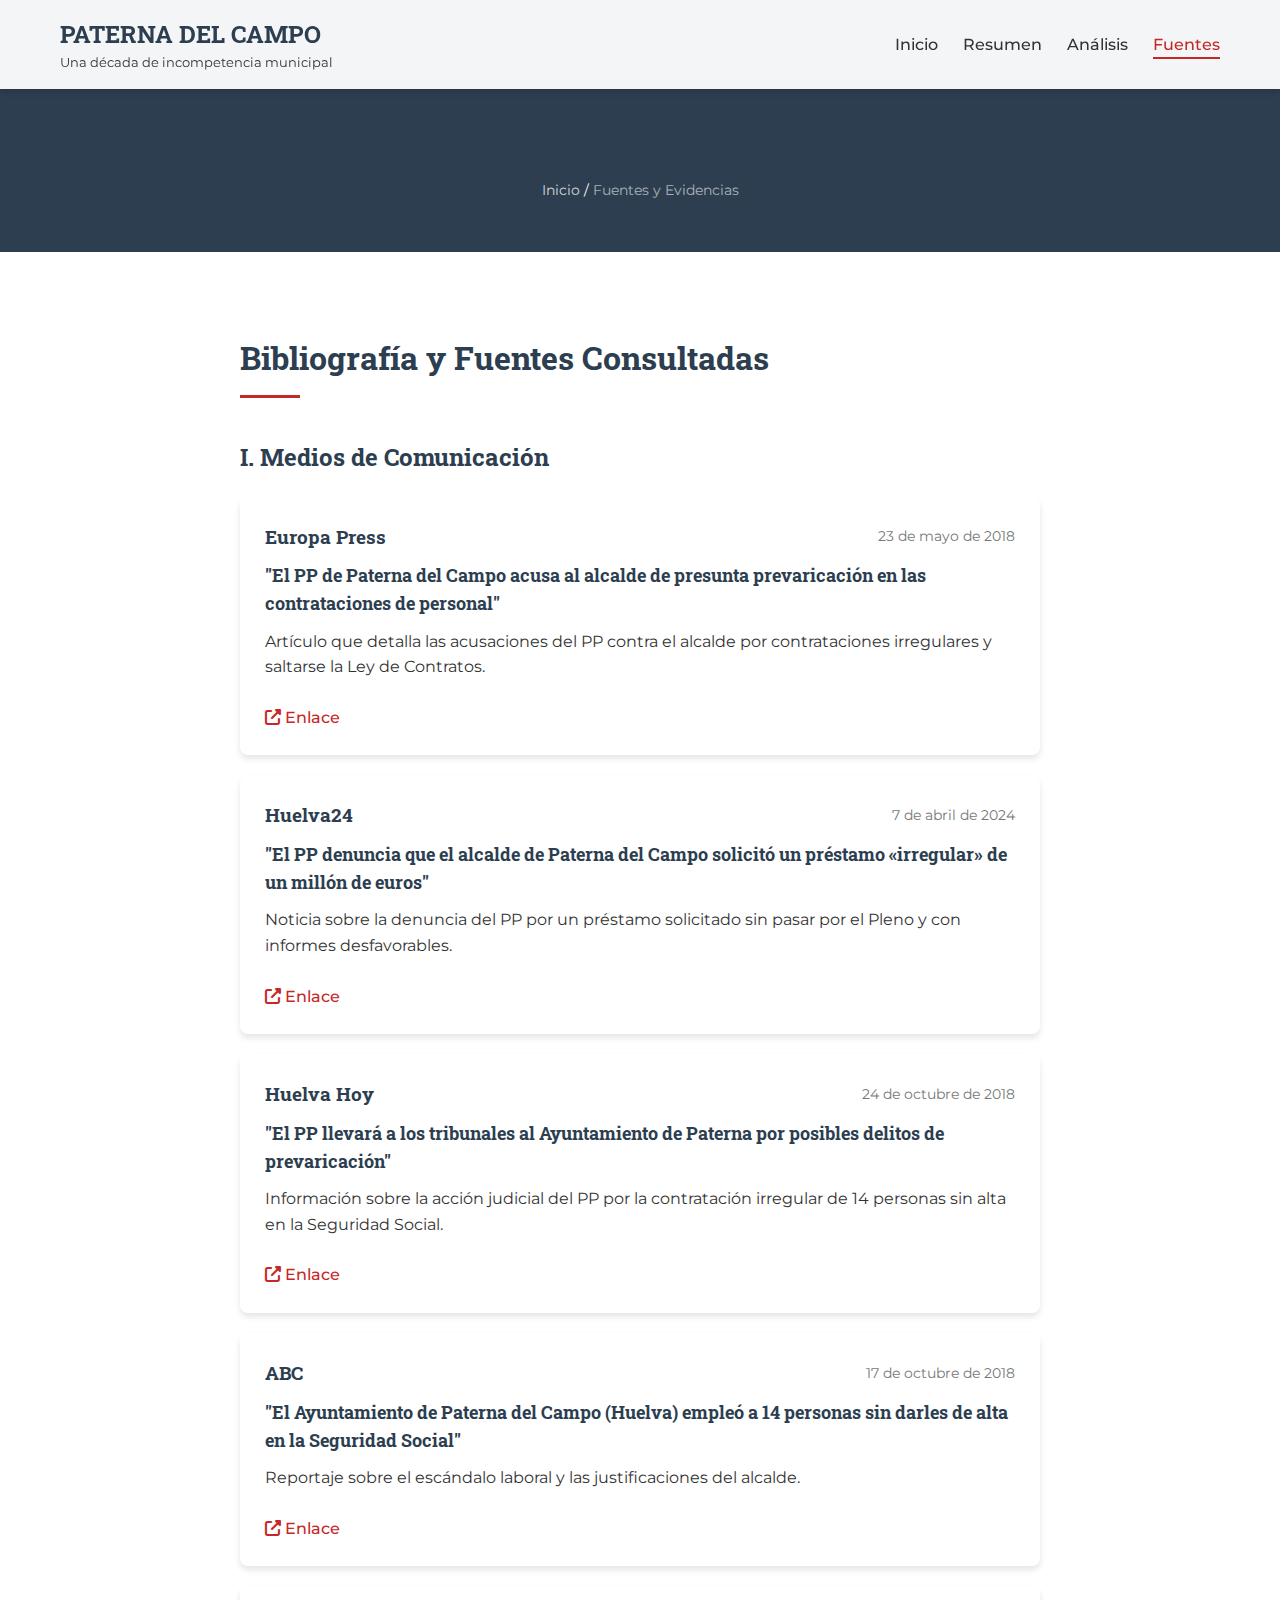
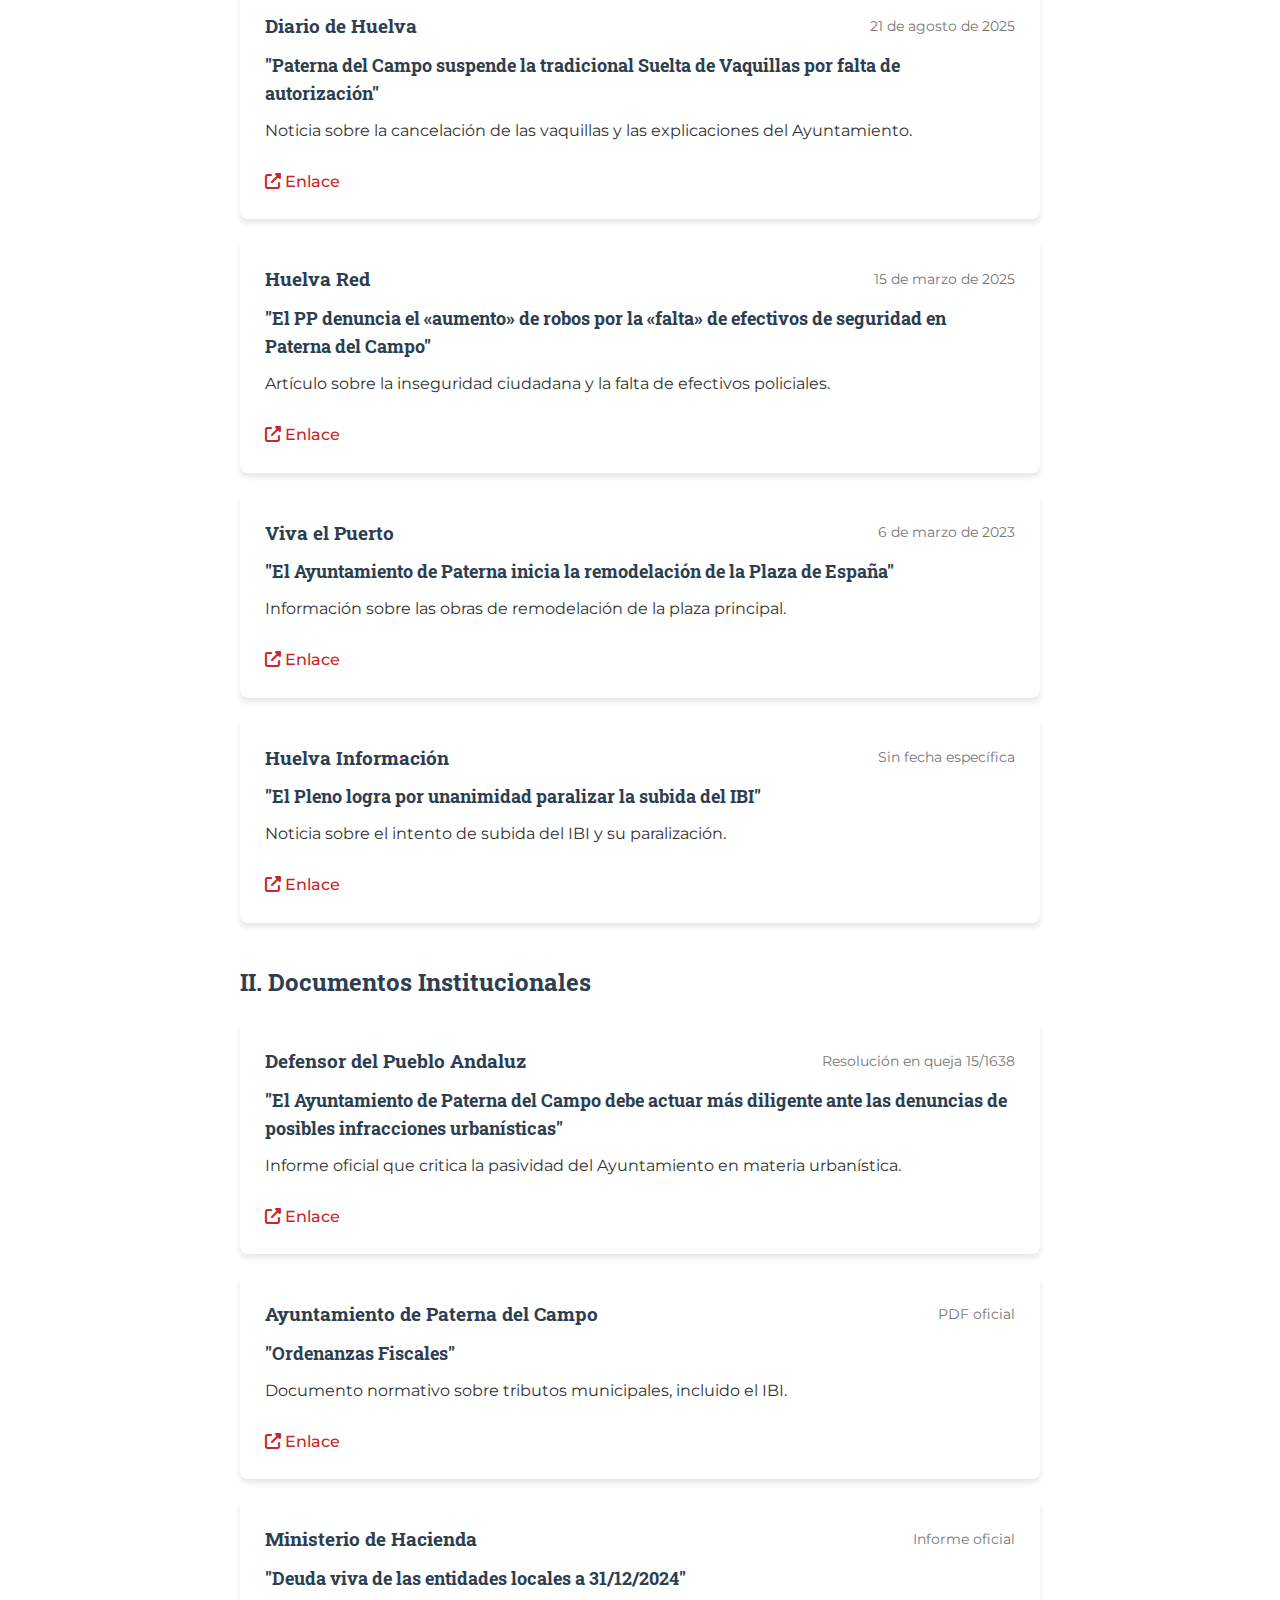
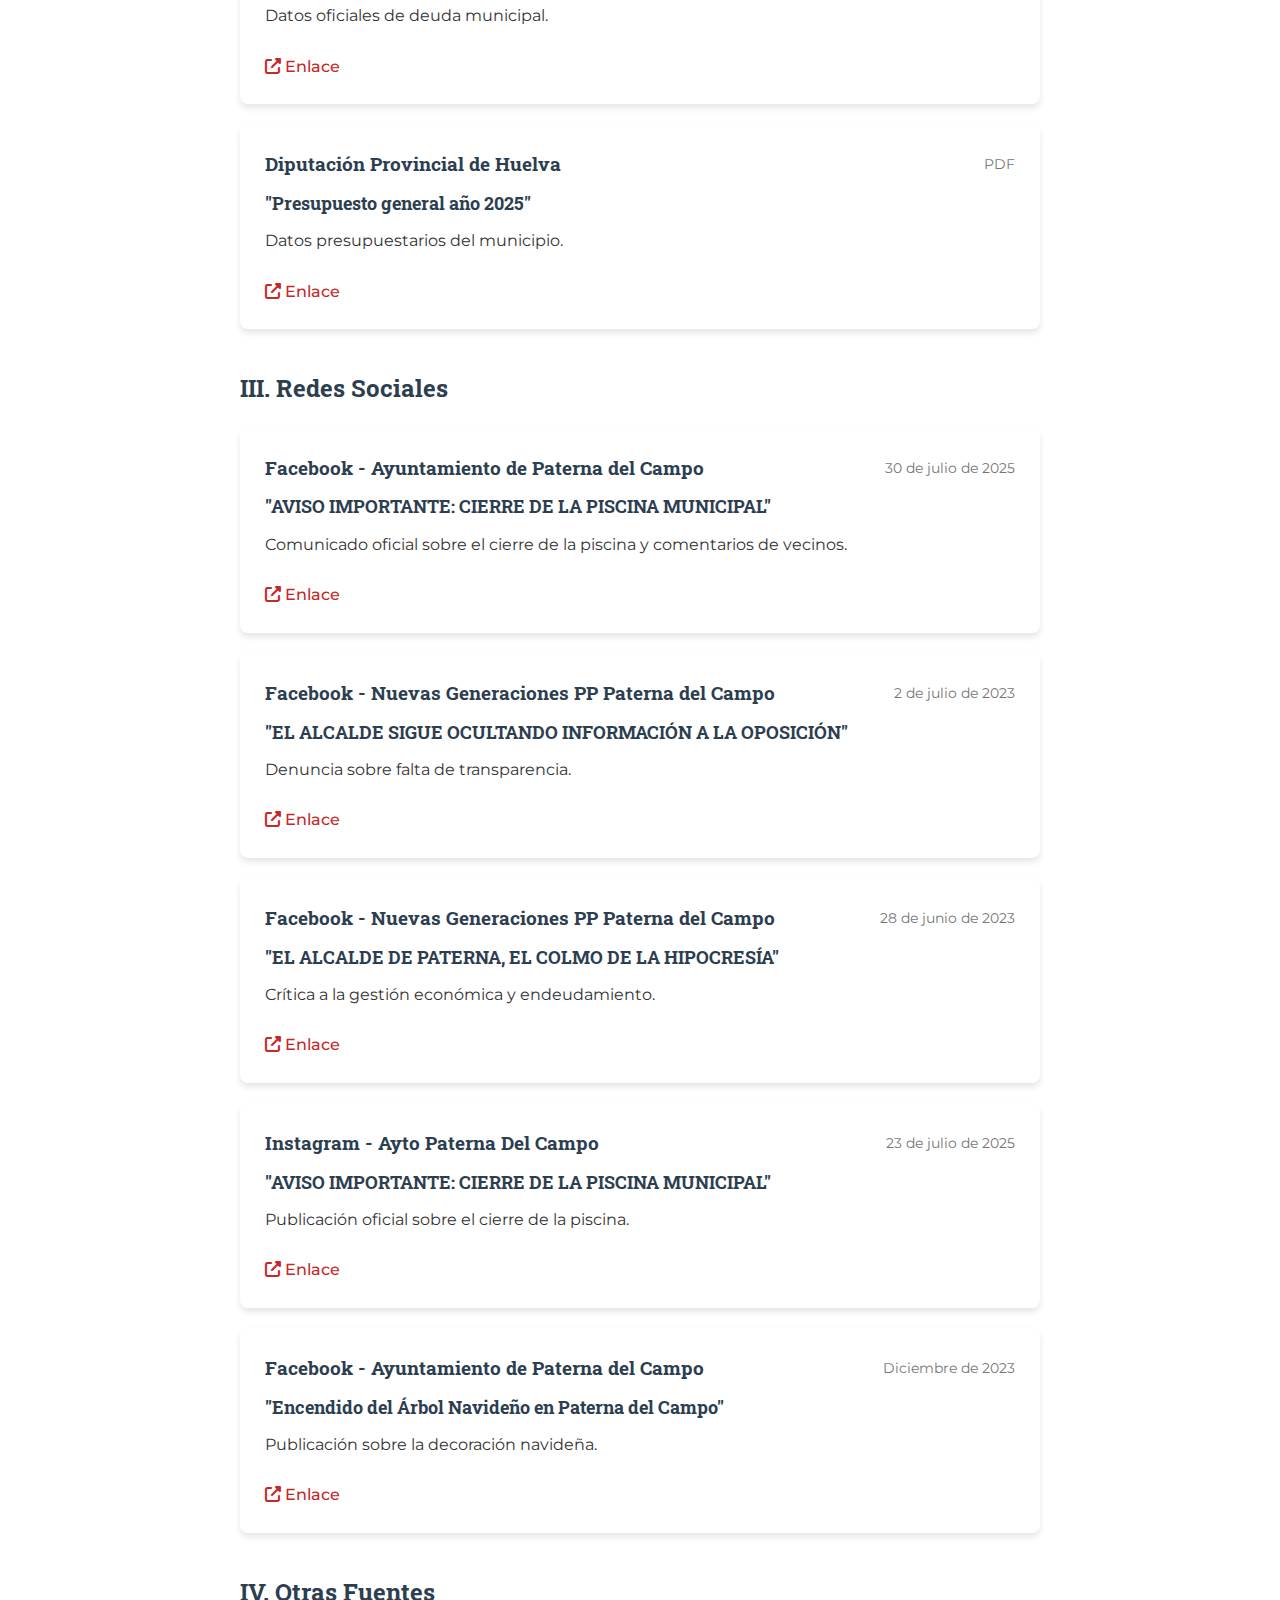
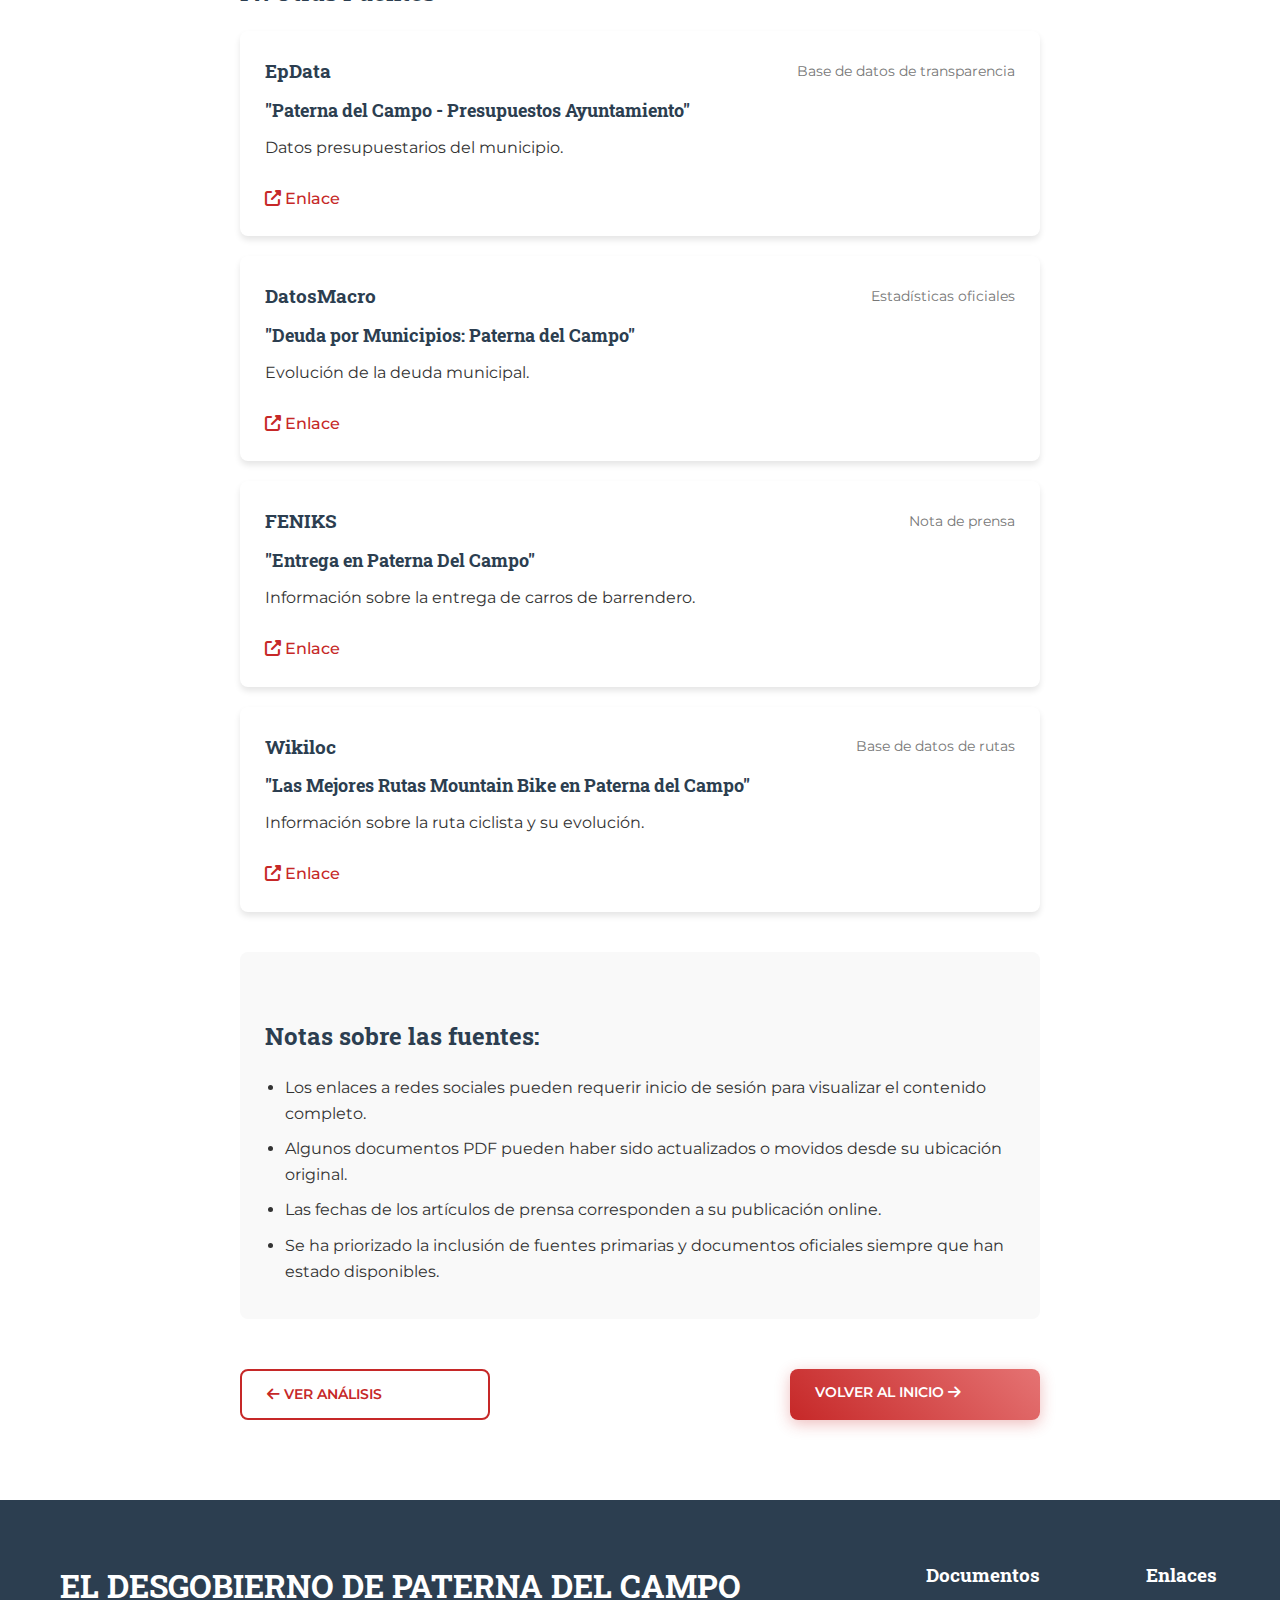
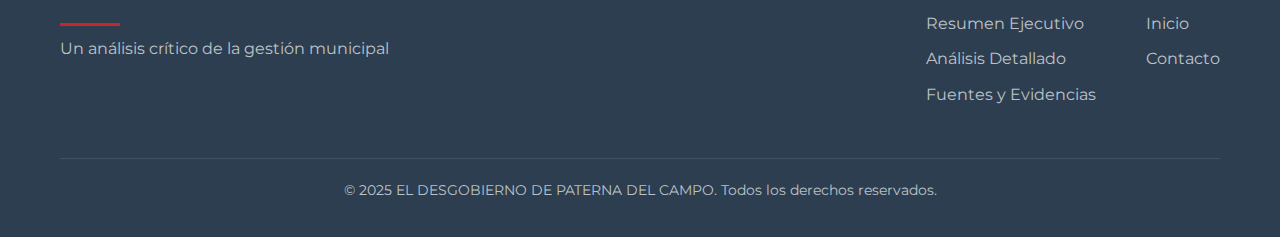
<file: documentos/fuentes.html>
<!DOCTYPE html>
<html lang="es">
<head>
    <meta charset="UTF-8">
    <meta name="viewport" content="width=device-width, initial-scale=1.0">
    <title>Fuentes - EL DESGOBIERNO DE PATERNA DEL CAMPO</title>
    <meta name="description" content="Fuentes y evidencias del análisis crítico de la gestión municipal de Paterna del Campo">
    <link rel="stylesheet" href="../assets/css/styles.css">
    <link rel="preconnect" href="https://fonts.googleapis.com">
    <link rel="preconnect" href="https://fonts.gstatic.com" crossorigin>
    <link href="https://fonts.googleapis.com/css2?family=Montserrat:wght@400;500;600;700&family=Roboto+Slab:wght@400;700&display=swap" rel="stylesheet">
    <link rel="stylesheet" href="https://cdnjs.cloudflare.com/ajax/libs/font-awesome/6.4.0/css/all.min.css">
</head>
<body>    
    <div class="preloader">
        <div class="loader-container">
            <div class="loader"></div>
            <div class="loader-message">Si no carga en unos segundos, recargue la página.</div>
        </div>
    </div>

    <header class="main-header">
        <div class="container">
            <div class="logo">
                <h1>PATERNA DEL CAMPO</h1>
                <span>Una década de incompetencia municipal</span>
            </div>
            <nav class="main-nav">
                <div class="menu-toggle">
                    <span></span>
                    <span></span>
                    <span></span>
                </div>
                <ul>
                    <li><a href="../index.html">Inicio</a></li>
                    <li><a href="resumen.html">Resumen</a></li>
                    <li><a href="analisis.html">Análisis</a></li>
                    <li><a href="fuentes.html" class="active">Fuentes</a></li>
                   
                </ul>
            </nav>
        </div>
    </header>

    <section class="page-header">
        <div class="container">
            <h1>FUENTES Y EVIDENCIAS</h1>
            <div class="breadcrumb">
                <a href="../index.html">Inicio</a> / <span>Fuentes y Evidencias</span>
            </div>
        </div>
    </section>

    <section class="document-section">
        <div class="container">
            <div class="document-content">
                <h2>Bibliografía y Fuentes Consultadas</h2>
                
                <h3>I. Medios de Comunicación</h3>
                
                <div class="source-item">
                    <div class="source-header">
                        <h4>Europa Press</h4>
                        <span class="source-date">23 de mayo de 2018</span>
                    </div>
                    <h5>"El PP de Paterna del Campo acusa al alcalde de presunta prevaricación en las contrataciones de personal"</h5>
                    <p>Artículo que detalla las acusaciones del PP contra el alcalde por contrataciones irregulares y saltarse la Ley de Contratos.</p>
                    <a href="#" class="source-link"><i class="fas fa-external-link-alt"></i> Enlace</a>
                </div>
                
                <div class="source-item">
                    <div class="source-header">
                        <h4>Huelva24</h4>
                        <span class="source-date">7 de abril de 2024</span>
                    </div>
                    <h5>"El PP denuncia que el alcalde de Paterna del Campo solicitó un préstamo «irregular» de un millón de euros"</h5>
                    <p>Noticia sobre la denuncia del PP por un préstamo solicitado sin pasar por el Pleno y con informes desfavorables.</p>
                    <a href="#" class="source-link"><i class="fas fa-external-link-alt"></i> Enlace</a>
                </div>
                
                <div class="source-item">
                    <div class="source-header">
                        <h4>Huelva Hoy</h4>
                        <span class="source-date">24 de octubre de 2018</span>
                    </div>
                    <h5>"El PP llevará a los tribunales al Ayuntamiento de Paterna por posibles delitos de prevaricación"</h5>
                    <p>Información sobre la acción judicial del PP por la contratación irregular de 14 personas sin alta en la Seguridad Social.</p>
                    <a href="#" class="source-link"><i class="fas fa-external-link-alt"></i> Enlace</a>
                </div>
                
                <div class="source-item">
                    <div class="source-header">
                        <h4>ABC</h4>
                        <span class="source-date">17 de octubre de 2018</span>
                    </div>
                    <h5>"El Ayuntamiento de Paterna del Campo (Huelva) empleó a 14 personas sin darles de alta en la Seguridad Social"</h5>
                    <p>Reportaje sobre el escándalo laboral y las justificaciones del alcalde.</p>
                    <a href="#" class="source-link"><i class="fas fa-external-link-alt"></i> Enlace</a>
                </div>
                
                <div class="source-item">
                    <div class="source-header">
                        <h4>Diario de Huelva</h4>
                        <span class="source-date">21 de agosto de 2025</span>
                    </div>
                    <h5>"Paterna del Campo suspende la tradicional Suelta de Vaquillas por falta de autorización"</h5>
                    <p>Noticia sobre la cancelación de las vaquillas y las explicaciones del Ayuntamiento.</p>
                    <a href="#" class="source-link"><i class="fas fa-external-link-alt"></i> Enlace</a>
                </div>
                
                <div class="source-item">
                    <div class="source-header">
                        <h4>Huelva Red</h4>
                        <span class="source-date">15 de marzo de 2025</span>
                    </div>
                    <h5>"El PP denuncia el «aumento» de robos por la «falta» de efectivos de seguridad en Paterna del Campo"</h5>
                    <p>Artículo sobre la inseguridad ciudadana y la falta de efectivos policiales.</p>
                    <a href="#" class="source-link"><i class="fas fa-external-link-alt"></i> Enlace</a>
                </div>
                
                <div class="source-item">
                    <div class="source-header">
                        <h4>Viva el Puerto</h4>
                        <span class="source-date">6 de marzo de 2023</span>
                    </div>
                    <h5>"El Ayuntamiento de Paterna inicia la remodelación de la Plaza de España"</h5>
                    <p>Información sobre las obras de remodelación de la plaza principal.</p>
                    <a href="#" class="source-link"><i class="fas fa-external-link-alt"></i> Enlace</a>
                </div>
                
                <div class="source-item">
                    <div class="source-header">
                        <h4>Huelva Información</h4>
                        <span class="source-date">Sin fecha específica</span>
                    </div>
                    <h5>"El Pleno logra por unanimidad paralizar la subida del IBI"</h5>
                    <p>Noticia sobre el intento de subida del IBI y su paralización.</p>
                    <a href="#" class="source-link"><i class="fas fa-external-link-alt"></i> Enlace</a>
                </div>
                
                <h3>II. Documentos Institucionales</h3>
                
                <div class="source-item">
                    <div class="source-header">
                        <h4>Defensor del Pueblo Andaluz</h4>
                        <span class="source-date">Resolución en queja 15/1638</span>
                    </div>
                    <h5>"El Ayuntamiento de Paterna del Campo debe actuar más diligente ante las denuncias de posibles infracciones urbanísticas"</h5>
                    <p>Informe oficial que critica la pasividad del Ayuntamiento en materia urbanística.</p>
                    <a href="#" class="source-link"><i class="fas fa-external-link-alt"></i> Enlace</a>
                </div>
                
                <div class="source-item">
                    <div class="source-header">
                        <h4>Ayuntamiento de Paterna del Campo</h4>
                        <span class="source-date">PDF oficial</span>
                    </div>
                    <h5>"Ordenanzas Fiscales"</h5>
                    <p>Documento normativo sobre tributos municipales, incluido el IBI.</p>
                    <a href="#" class="source-link"><i class="fas fa-external-link-alt"></i> Enlace</a>
                </div>
                
                <div class="source-item">
                    <div class="source-header">
                        <h4>Ministerio de Hacienda</h4>
                        <span class="source-date">Informe oficial</span>
                    </div>
                    <h5>"Deuda viva de las entidades locales a 31/12/2024"</h5>
                    <p>Datos oficiales de deuda municipal.</p>
                    <a href="#" class="source-link"><i class="fas fa-external-link-alt"></i> Enlace</a>
                </div>
                
                <div class="source-item">
                    <div class="source-header">
                        <h4>Diputación Provincial de Huelva</h4>
                        <span class="source-date">PDF</span>
                    </div>
                    <h5>"Presupuesto general año 2025"</h5>
                    <p>Datos presupuestarios del municipio.</p>
                    <a href="#" class="source-link"><i class="fas fa-external-link-alt"></i> Enlace</a>
                </div>
                
                <h3>III. Redes Sociales</h3>
                
                <div class="source-item">
                    <div class="source-header">
                        <h4>Facebook - Ayuntamiento de Paterna del Campo</h4>
                        <span class="source-date">30 de julio de 2025</span>
                    </div>
                    <h5>"AVISO IMPORTANTE: CIERRE DE LA PISCINA MUNICIPAL"</h5>
                    <p>Comunicado oficial sobre el cierre de la piscina y comentarios de vecinos.</p>
                    <a href="#" class="source-link"><i class="fas fa-external-link-alt"></i> Enlace</a>
                </div>
                
                <div class="source-item">
                    <div class="source-header">
                        <h4>Facebook - Nuevas Generaciones PP Paterna del Campo</h4>
                        <span class="source-date">2 de julio de 2023</span>
                    </div>
                    <h5>"EL ALCALDE SIGUE OCULTANDO INFORMACIÓN A LA OPOSICIÓN"</h5>
                    <p>Denuncia sobre falta de transparencia.</p>
                    <a href="#" class="source-link"><i class="fas fa-external-link-alt"></i> Enlace</a>
                </div>
                
                <div class="source-item">
                    <div class="source-header">
                        <h4>Facebook - Nuevas Generaciones PP Paterna del Campo</h4>
                        <span class="source-date">28 de junio de 2023</span>
                    </div>
                    <h5>"EL ALCALDE DE PATERNA, EL COLMO DE LA HIPOCRESÍA"</h5>
                    <p>Crítica a la gestión económica y endeudamiento.</p>
                    <a href="#" class="source-link"><i class="fas fa-external-link-alt"></i> Enlace</a>
                </div>
                
                <div class="source-item">
                    <div class="source-header">
                        <h4>Instagram - Ayto Paterna Del Campo</h4>
                        <span class="source-date">23 de julio de 2025</span>
                    </div>
                    <h5>"AVISO IMPORTANTE: CIERRE DE LA PISCINA MUNICIPAL"</h5>
                    <p>Publicación oficial sobre el cierre de la piscina.</p>
                    <a href="#" class="source-link"><i class="fas fa-external-link-alt"></i> Enlace</a>
                </div>
                
                <div class="source-item">
                    <div class="source-header">
                        <h4>Facebook - Ayuntamiento de Paterna del Campo</h4>
                        <span class="source-date">Diciembre de 2023</span>
                    </div>
                    <h5>"Encendido del Árbol Navideño en Paterna del Campo"</h5>
                    <p>Publicación sobre la decoración navideña.</p>
                    <a href="#" class="source-link"><i class="fas fa-external-link-alt"></i> Enlace</a>
                </div>
                
                <h3>IV. Otras Fuentes</h3>
                
                <div class="source-item">
                    <div class="source-header">
                        <h4>EpData</h4>
                        <span class="source-date">Base de datos de transparencia</span>
                    </div>
                    <h5>"Paterna del Campo - Presupuestos Ayuntamiento"</h5>
                    <p>Datos presupuestarios del municipio.</p>
                    <a href="#" class="source-link"><i class="fas fa-external-link-alt"></i> Enlace</a>
                </div>
                
                <div class="source-item">
                    <div class="source-header">
                        <h4>DatosMacro</h4>
                        <span class="source-date">Estadísticas oficiales</span>
                    </div>
                    <h5>"Deuda por Municipios: Paterna del Campo"</h5>
                    <p>Evolución de la deuda municipal.</p>
                    <a href="#" class="source-link"><i class="fas fa-external-link-alt"></i> Enlace</a>
                </div>
                
                <div class="source-item">
                    <div class="source-header">
                        <h4>FENIKS</h4>
                        <span class="source-date">Nota de prensa</span>
                    </div>
                    <h5>"Entrega en Paterna Del Campo"</h5>
                    <p>Información sobre la entrega de carros de barrendero.</p>
                    <a href="#" class="source-link"><i class="fas fa-external-link-alt"></i> Enlace</a>
                </div>
                
                <div class="source-item">
                    <div class="source-header">
                        <h4>Wikiloc</h4>
                        <span class="source-date">Base de datos de rutas</span>
                    </div>
                    <h5>"Las Mejores Rutas Mountain Bike en Paterna del Campo"</h5>
                    <p>Información sobre la ruta ciclista y su evolución.</p>
                    <a href="#" class="source-link"><i class="fas fa-external-link-alt"></i> Enlace</a>
                </div>
                
                <div class="source-notes">
                    <h3>Notas sobre las fuentes:</h3>
                    <ul>
                        <li>Los enlaces a redes sociales pueden requerir inicio de sesión para visualizar el contenido completo.</li>
                        <li>Algunos documentos PDF pueden haber sido actualizados o movidos desde su ubicación original.</li>
                        <li>Las fechas de los artículos de prensa corresponden a su publicación online.</li>
                        <li>Se ha priorizado la inclusión de fuentes primarias y documentos oficiales siempre que han estado disponibles.</li>
                    </ul>
                </div>
                
                <div class="document-navigation">
                    <a href="analisis.html" class="btn btn-secondary"><i class="fas fa-arrow-left"></i> Ver Análisis</a>
                    <a href="../index.html" class="btn btn-primary">Volver al Inicio <i class="fas fa-arrow-right"></i></a>
                </div>
            </div>
        </div>
    </section>

    <footer class="main-footer">
        <div class="container">
            <div class="footer-content">
                <div class="footer-logo">
                    <h2>EL DESGOBIERNO DE PATERNA DEL CAMPO</h2>
                    <p>Un análisis crítico de la gestión municipal</p>
                </div>
                <div class="footer-links">
                    <div class="footer-column">
                        <h3>Documentos</h3>
                        <ul>
                            <li><a href="resumen.html">Resumen Ejecutivo</a></li>
                            <li><a href="analisis.html">Análisis Detallado</a></li>
                            <li><a href="fuentes.html">Fuentes y Evidencias</a></li>
                        </ul>
                    </div>
                    <div class="footer-column">
                        <h3>Enlaces</h3>
                        <ul>
                            <li><a href="../index.html">Inicio</a></li>
                            
                            <li><a href="mailto:contacto@paternadelcampo.info">Contacto</a></li>
                        </ul>
                    </div>
                </div>
            </div>
            <div class="footer-bottom">
                <p>&copy; 2025 EL DESGOBIERNO DE PATERNA DEL CAMPO. Todos los derechos reservados.</p>
            </div>
        </div>
    </footer>

    <script src="https://code.jquery.com/jquery-3.6.0.min.js"></script>
    <script src="../assets/js/main.js"></script>
</body>
</html>
</file>
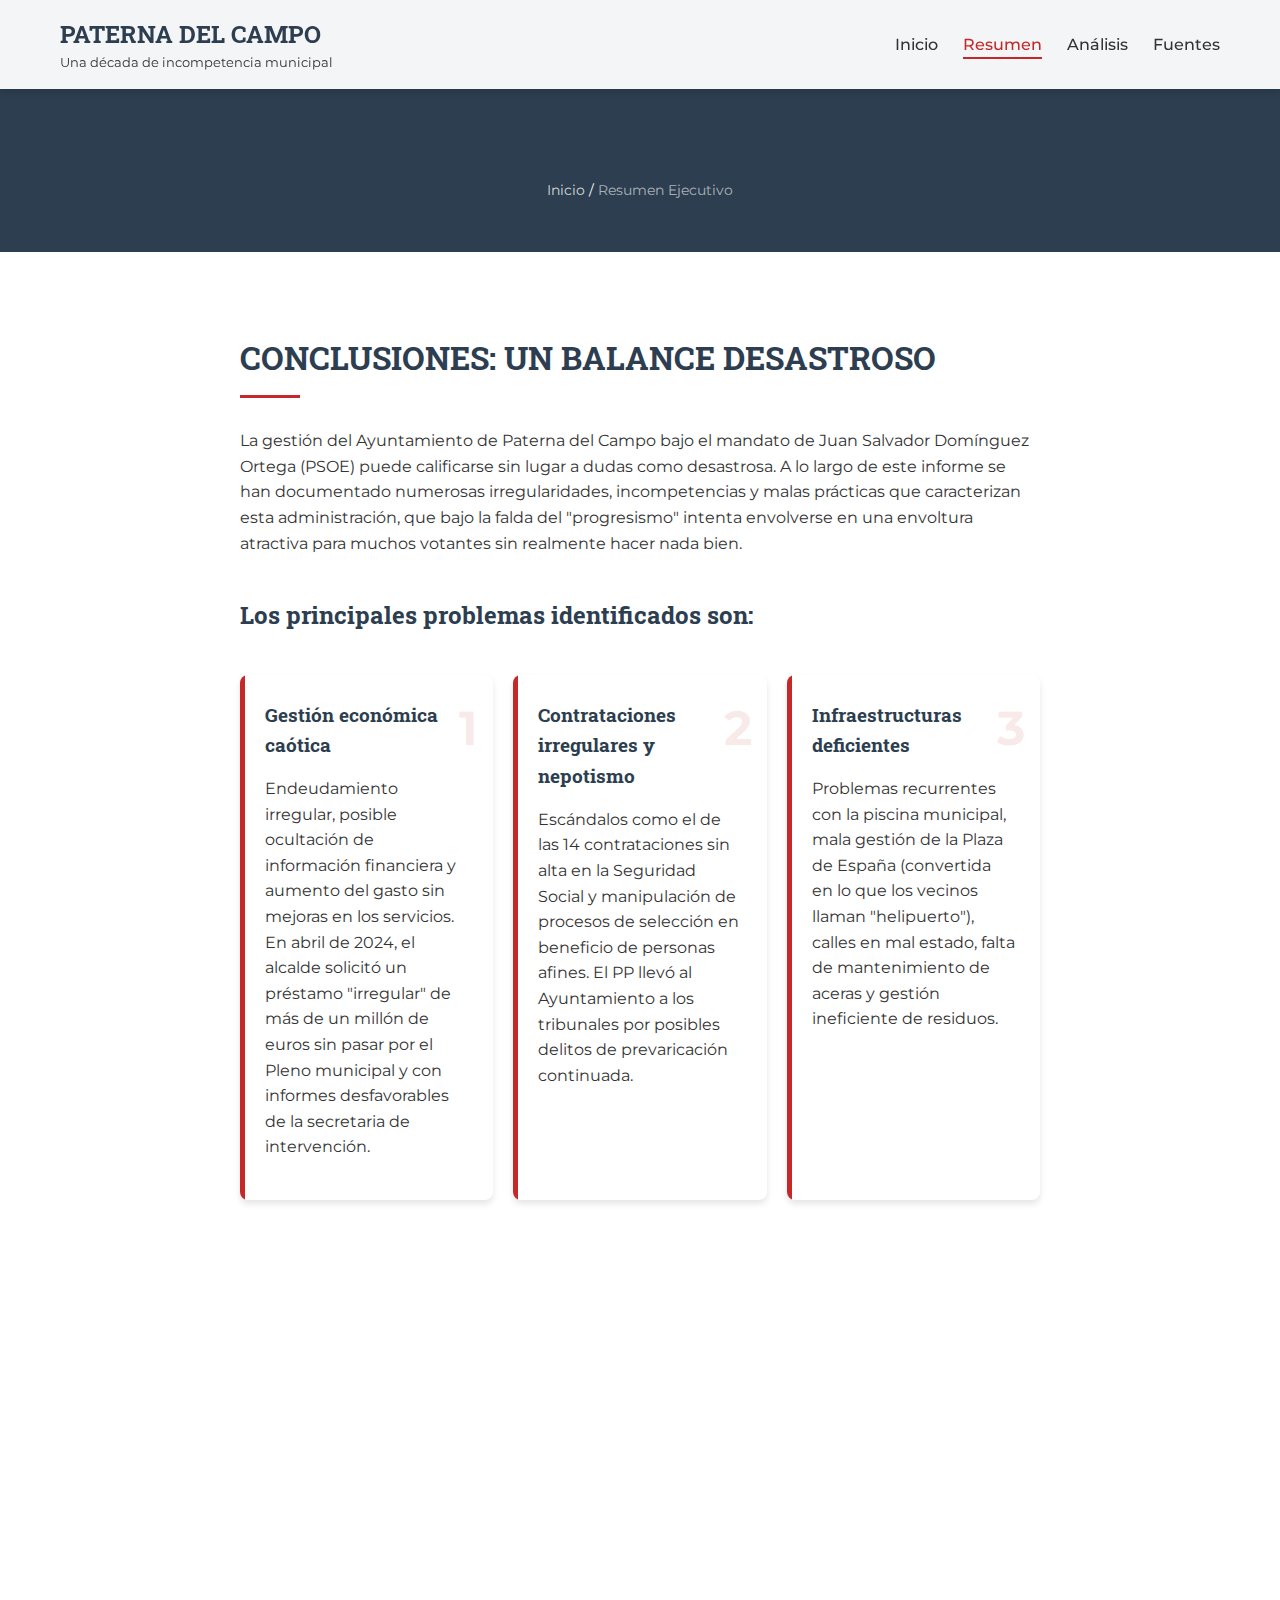
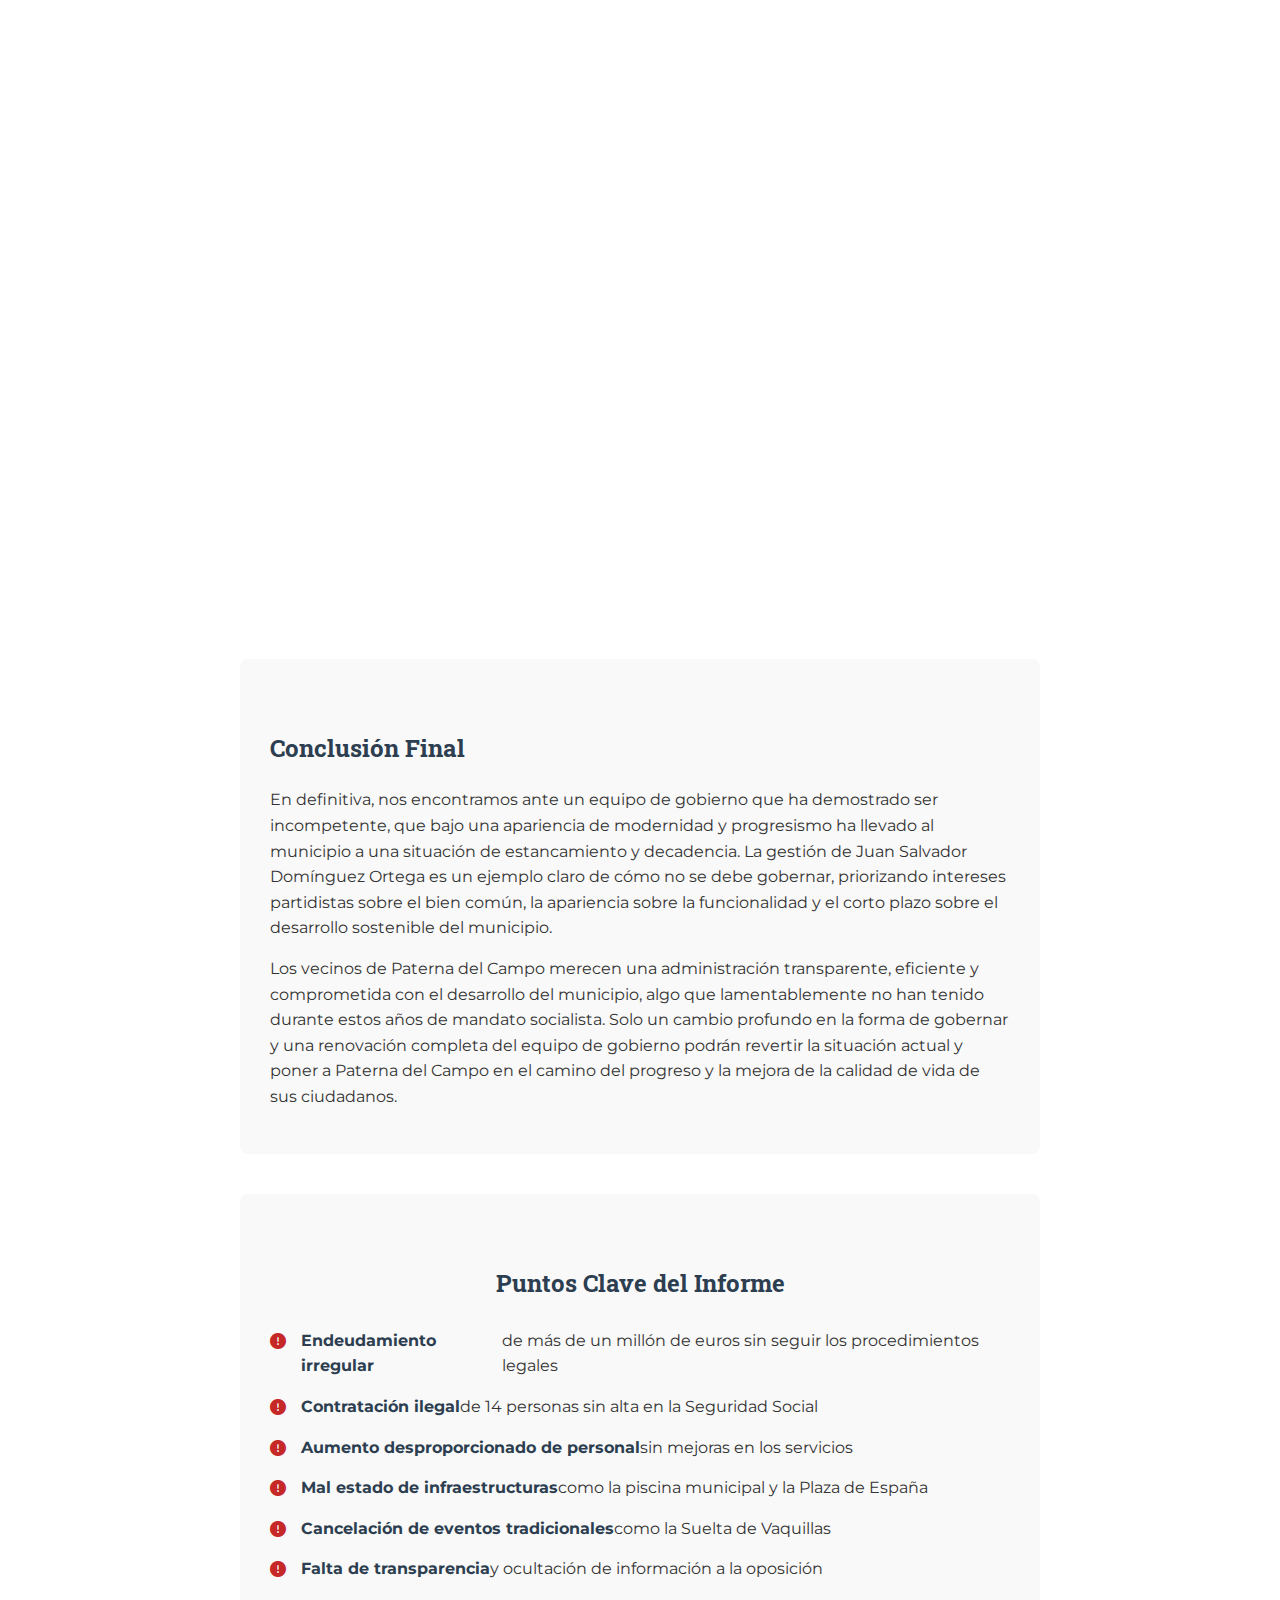
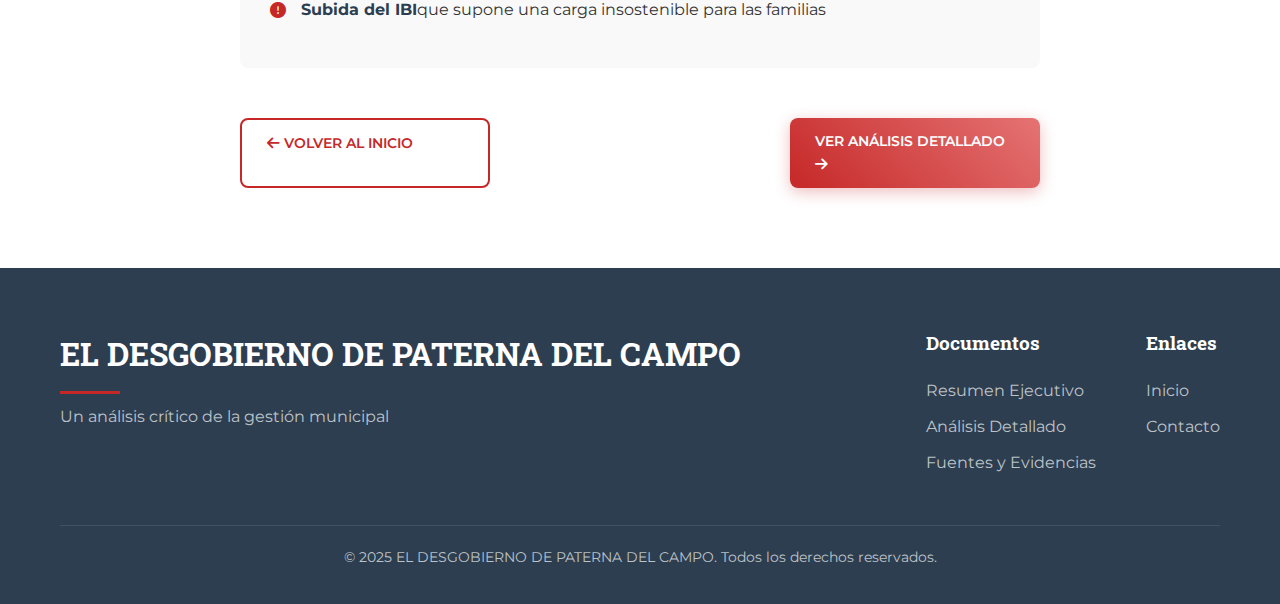
<file: documentos/resumen.html>
<!DOCTYPE html>
<html lang="es">
<head>
    <meta charset="UTF-8">
    <meta name="viewport" content="width=device-width, initial-scale=1.0">
    <title>Resumen Ejecutivo - EL DESGOBIERNO DE PATERNA DEL CAMPO</title>
    <meta name="description" content="Resumen ejecutivo del análisis crítico de la gestión municipal de Paterna del Campo">
    <link rel="stylesheet" href="../assets/css/styles.css">
    <link rel="preconnect" href="https://fonts.googleapis.com">
    <link rel="preconnect" href="https://fonts.gstatic.com" crossorigin>
    <link href="https://fonts.googleapis.com/css2?family=Montserrat:wght@400;500;600;700&family=Roboto+Slab:wght@400;700&display=swap" rel="stylesheet">
    <link rel="stylesheet" href="https://cdnjs.cloudflare.com/ajax/libs/font-awesome/6.4.0/css/all.min.css">
</head>
<body>
    <div class="preloader">
        <div class="loader-container">
            <div class="loader"></div>
            <div class="loader-message">Si no carga en unos segundos, recargue la página.</div>
        </div>
    </div>

    <header class="main-header">
        <div class="container">
            <div class="logo">
                <h1>PATERNA DEL CAMPO</h1>
                <span>Una década de incompetencia municipal</span>
            </div>
            <nav class="main-nav">
                <div class="menu-toggle">
                    <span></span>
                    <span></span>
                    <span></span>
                </div>
                <ul>
                    <li><a href="../index.html">Inicio</a></li>
                    <li><a href="resumen.html" class="active">Resumen</a></li>
                    <li><a href="analisis.html">Análisis</a></li>
                    <li><a href="fuentes.html">Fuentes</a></li>
                   
                </ul>
            </nav>
        </div>
    </header>

    <section class="page-header">
        <div class="container">
            <h1>RESUMEN EJECUTIVO</h1>
            <div class="breadcrumb">
                <a href="../index.html">Inicio</a> / <span>Resumen Ejecutivo</span>
            </div>
        </div>
    </section>

    <section class="document-section">
        <div class="container">
            <div class="document-content">
                <h2>CONCLUSIONES: UN BALANCE DESASTROSO</h2>
                <p>La gestión del Ayuntamiento de Paterna del Campo bajo el mandato de Juan Salvador Domínguez Ortega (PSOE) puede calificarse sin lugar a dudas como desastrosa. A lo largo de este informe se han documentado numerosas irregularidades, incompetencias y malas prácticas que caracterizan esta administración, que bajo la falda del "progresismo" intenta envolverse en una envoltura atractiva para muchos votantes sin realmente hacer nada bien.</p>
                
                <h3>Los principales problemas identificados son:</h3>
                
                <div class="summary-cards">
                    <div class="summary-card">
                        <div class="card-number">1</div>
                        <h4>Gestión económica caótica</h4>
                        <p>Endeudamiento irregular, posible ocultación de información financiera y aumento del gasto sin mejoras en los servicios. En abril de 2024, el alcalde solicitó un préstamo "irregular" de más de un millón de euros sin pasar por el Pleno municipal y con informes desfavorables de la secretaria de intervención.</p>
                    </div>
                    
                    <div class="summary-card">
                        <div class="card-number">2</div>
                        <h4>Contrataciones irregulares y nepotismo</h4>
                        <p>Escándalos como el de las 14 contrataciones sin alta en la Seguridad Social y manipulación de procesos de selección en beneficio de personas afines. El PP llevó al Ayuntamiento a los tribunales por posibles delitos de prevaricación continuada.</p>
                    </div>
                    
                    <div class="summary-card">
                        <div class="card-number">3</div>
                        <h4>Infraestructuras deficientes</h4>
                        <p>Problemas recurrentes con la piscina municipal, mala gestión de la Plaza de España (convertida en lo que los vecinos llaman "helipuerto"), calles en mal estado, falta de mantenimiento de aceras y gestión ineficiente de residuos.</p>
                    </div>
                    
                    <div class="summary-card">
                        <div class="card-number">4</div>
                        <h4>Servicios públicos ineficientes</h4>
                        <p>Aumento de personal sin mejora en la calidad de los servicios, problemas de limpieza y seguridad ciudadana deficiente, con casos extremos de ineficiencia como la demora en la instalación de una señal de stop en Las Cuatro Esquinas tras un accidente.</p>
                    </div>
                    
                    <div class="summary-card">
                        <div class="card-number">5</div>
                        <h4>Decadencia cultural y festiva</h4>
                        <p>Cancelación de eventos tradicionales como la Suelta de Vaquillas, fiestas cada vez más vacías (solo las gestionadas por el ayuntamiento), persistencia en formatos obsoletos como las revistas en papel y declive de la ruta ciclista que en su día atrajo a muchos visitantes.</p>
                    </div>
                    
                    <div class="summary-card">
                        <div class="card-number">6</div>
                        <h4>Falta de profesionalismo</h4>
                        <p>Casos como el de la retirada de la decoración navideña, que permaneció instalada durante meses por falta de planificación, o los arreglos de baja calidad en caminos y vías pecuarias que no resuelven los problemas de fondo.</p>
                    </div>
                    
                    <div class="summary-card">
                        <div class="card-number">7</div>
                        <h4>Opacidad y falta de transparencia</h4>
                        <p>Ocultación de información a la oposición y a los ciudadanos, y falta de comunicación proactiva sobre la gestión municipal. Nuevas Generaciones del PP ha denunciado en múltiples ocasiones que "el alcalde sigue ocultando información a la oposición".</p>
                    </div>
                    
                    <div class="summary-card">
                        <div class="card-number">8</div>
                        <h4>Subida de impuestos</h4>
                        <p>Aumento real del IBI que supone una carga insostenible para muchas familias. Actualmente, una vivienda modesta en Paterna del Campo puede llegar a pagar casi mil euros anuales de IBI, una cantidad desproporcionada para el contexto económico del municipio.</p>
                    </div>
                    
                    <div class="summary-card">
                        <div class="card-number">9</div>
                        <h4>Pérdida de vitalidad del pueblo</h4>
                        <p>Dificultades para retener habitantes, falta de apoyo a la iniciativa privada y mal gusto en las intervenciones municipales. El pueblo está perdiendo vitalidad, con menos vida comercial, social y cultural, y el ayuntamiento no ha hecho nada por facilitar las cosas.</p>
                    </div>
                </div>
                
                <div class="final-conclusion">
                    <h3>Conclusión Final</h3>
                    <p>En definitiva, nos encontramos ante un equipo de gobierno que ha demostrado ser incompetente, que bajo una apariencia de modernidad y progresismo ha llevado al municipio a una situación de estancamiento y decadencia. La gestión de Juan Salvador Domínguez Ortega es un ejemplo claro de cómo no se debe gobernar, priorizando intereses partidistas sobre el bien común, la apariencia sobre la funcionalidad y el corto plazo sobre el desarrollo sostenible del municipio.</p>
                    
                    <p>Los vecinos de Paterna del Campo merecen una administración transparente, eficiente y comprometida con el desarrollo del municipio, algo que lamentablemente no han tenido durante estos años de mandato socialista. Solo un cambio profundo en la forma de gobernar y una renovación completa del equipo de gobierno podrán revertir la situación actual y poner a Paterna del Campo en el camino del progreso y la mejora de la calidad de vida de sus ciudadanos.</p>
                </div>
                
                <div class="key-points">
                    <h3>Puntos Clave del Informe</h3>
                    <ul>
                        <li><i class="fas fa-exclamation-circle"></i> <strong>Endeudamiento irregular </strong> de más de un millón de euros sin seguir los procedimientos legales</li>
                        <li><i class="fas fa-exclamation-circle"></i> <strong>Contratación ilegal </strong> de 14 personas sin alta en la Seguridad Social</li>
                        <li><i class="fas fa-exclamation-circle"></i> <strong>Aumento desproporcionado de personal</strong> sin mejoras en los servicios</li>
                        <li><i class="fas fa-exclamation-circle"></i> <strong>Mal estado de infraestructuras</strong>   como la piscina municipal y la Plaza de España</li>
                        <li><i class="fas fa-exclamation-circle"></i> <strong>Cancelación de eventos tradicionales</strong>  como la Suelta de Vaquillas</li>
                        <li><i class="fas fa-exclamation-circle"></i> <strong>Falta de transparencia</strong>   y ocultación de información a la oposición</li>
                        <li><i class="fas fa-exclamation-circle"></i> <strong>Subida del IBI</strong> que supone una carga insostenible para las familias</li>
                    </ul>
                </div>
                
                <div class="document-navigation">
                    <a href="../index.html" class="btn btn-secondary"><i class="fas fa-arrow-left"></i> Volver al Inicio</a>
                    <a href="analisis.html" class="btn btn-primary">Ver Análisis Detallado <i class="fas fa-arrow-right"></i></a>
                </div>
            </div>
        </div>
    </section>

    <footer class="main-footer">
        <div class="container">
            <div class="footer-content">
                <div class="footer-logo">
                    <h2>EL DESGOBIERNO DE PATERNA DEL CAMPO</h2>
                    <p>Un análisis crítico de la gestión municipal</p>
                </div>
                <div class="footer-links">
                    <div class="footer-column">
                        <h3>Documentos</h3>
                        <ul>
                            <li><a href="resumen.html">Resumen Ejecutivo</a></li>
                            <li><a href="analisis.html">Análisis Detallado</a></li>
                            <li><a href="fuentes.html">Fuentes y Evidencias</a></li>
                        </ul>
                    </div>
                    <div class="footer-column">
                        <h3>Enlaces</h3>
                        <ul>
                            <li><a href="../index.html">Inicio</a></li>
                           
                            <li><a href="mailto:contacto@paternadelcampo.info">Contacto</a></li>
                        </ul>
                    </div>
                </div>
            </div>
            <div class="footer-bottom">
                <p>&copy; 2025 EL DESGOBIERNO DE PATERNA DEL CAMPO. Todos los derechos reservados.</p>
            </div>
        </div>
    </footer>

    <script src="https://code.jquery.com/jquery-3.6.0.min.js"></script>
    <script src="../assets/js/main.js"></script>
</body>
</html>
</file>
<file: assets/css/styles.css>
/* ===== Variables CSS ===== */
:root {
    --primary-color: #c62828;
    --secondary-color: #2c3e50;
    --accent-color: #e57373;
    --light-color: #f5f5f5;
    --dark-color: #212121;
    --text-color: #333333;
    --border-radius: 8px;
    --box-shadow: 0 4px 6px rgba(0, 0, 0, 0.1);
    --transition: all 0.3s ease;
    --font-primary: 'Montserrat', sans-serif;
    --font-secondary: 'Roboto Slab', serif;
}

/* ===== Base Styles ===== */
* {
    margin: 0;
    padding: 0;
    box-sizing: border-box;
}

html {
    scroll-behavior: smooth;
}

body {
    font-family: var(--font-primary);
    color: var(--text-color);
    background-color: #fff;
    line-height: 1.6;
    overflow-x: hidden;
}

.container {
    width: 100%;
    max-width: 1200px;
    margin: 0 auto;
    padding: 0 20px;
}

img {
    max-width: 100%;
    height: auto;
}

a {
    text-decoration: none;
    color: var(--primary-color);
    transition: var(--transition);
}

a:hover {
    color: var(--accent-color);
}

ul {
    list-style: none;
}

h1, h2, h3, h4, h5, h6 {
    font-family: var(--font-secondary);
    margin-bottom: 15px;
    color: var(--secondary-color);
}

h1 {
    font-size: 2.5rem;
}

h2 {
    font-size: 2rem;
    position: relative;
    padding-bottom: 15px;
}

h2:after {
    content: '';
    position: absolute;
    bottom: 0;
    left: 0;
    width: 60px;
    height: 3px;
    background-color: var(--primary-color);
}

h3 {
    font-size: 1.5rem;
}

h4 {
    font-size: 1.2rem;
}

p {
    margin-bottom: 15px;
}

.section-header {
    text-align: center;
    margin-bottom: 50px;
}

.divider {
    width: 60px;
    height: 3px;
    background-color: var(--primary-color);
    margin: 15px auto 0;
}

.btn {
    display: inline-block;
    padding: 12px 25px;
    border-radius: var(--border-radius);
    font-weight: 600;
    text-transform: uppercase;
    font-size: 0.9rem;
    transition: var(--transition);
    cursor: pointer;
    border: none;
}

.btn-primary {
    background-color: var(--primary-color);
    color: white;
}

.btn-primary:hover {
    background-color: var(--accent-color);
    transform: translateY(-3px);
    box-shadow: var(--box-shadow);
}

.btn-secondary {
    background-color: transparent;
    color: var(--primary-color);
    border: 2px solid var(--primary-color);
}

.btn-secondary:hover {
    background-color: var(--primary-color);
    color: white;
    transform: translateY(-3px);
    box-shadow: var(--box-shadow);
}

/* ===== Preloader ===== */
.preloader {
    position: fixed;
    top: 0;
    left: 0;
    width: 100%;
    height: 100%;
    background-color: white;
    display: flex;
    justify-content: center;
    align-items: center;
    z-index: 9999;
    transition: opacity 0.5s ease;
}

.preloader.fade-out {
    opacity: 0;
    pointer-events: none;
}

.loader {
    width: 50px;
    height: 50px;
    border: 5px solid #f3f3f3;
    border-top: 5px solid var(--primary-color);
    border-radius: 50%;
    animation: spin 1s linear infinite;
}

@keyframes spin {
    0% { transform: rotate(0deg); }
    100% { transform: rotate(360deg); }
}

/* ===== Header ===== */
.main-header {
    position: fixed;
    top: 0;
    left: 0;
    width: 100%;
    background-color: rgba(255, 255, 255, 0.95);
    box-shadow: var(--box-shadow);
    z-index: 1000;
    transition: var(--transition);
}

.main-header.scrolled {
    padding: 5px 0;
}

.main-header .container {
    display: flex;
    justify-content: space-between;
    align-items: center;
    padding: 15px 20px;
}

.logo h1 {
    font-size: 1.5rem;
    margin-bottom: 0;
    color: var(--secondary-color);
}

.logo span {
    display: block;
    font-size: 0.8rem;
    color: var(--text-color);
    font-weight: 400;
}

.main-nav ul {
    display: flex;
}

.main-nav ul li {
    margin-left: 25px;
}

.main-nav ul li a {
    font-weight: 500;
    color: var(--text-color);
    position: relative;
    transition: var(--transition);
}

.main-nav ul li a:after {
    content: '';
    position: absolute;
    bottom: -5px;
    left: 0;
    width: 0;
    height: 2px;
    background-color: var(--primary-color);
    transition: var(--transition);
}

.main-nav ul li a:hover,
.main-nav ul li a.active {
    color: var(--primary-color);
}

.main-nav ul li a:hover:after,
.main-nav ul li a.active:after {
    width: 100%;
}

.menu-toggle {
    display: none;
    flex-direction: column;
    justify-content: space-between;
    width: 30px;
    height: 21px;
    cursor: pointer;
}

.menu-toggle span {
    display: block;
    height: 3px;
    width: 100%;
    background-color: var(--secondary-color);
    border-radius: 3px;
    transition: var(--transition);
}





/* ===== Hero Section ===== */
.hero-section {
    height: 100vh;
    background: linear-gradient(135deg, #f5f7fa 0%, #c3cfe2 100%);
    display: flex;
    align-items: center;
    justify-content: center;
    text-align: center;
    color: #333;
    position: relative;
    overflow: hidden;
}

/* Elementos decorativos */
.hero-section:before {
    content: '';
    position: absolute;
    top: -50%;
    right: -50%;
    width: 200%;
    height: 200%;
    background: radial-gradient(circle, rgba(255,255,255,0.8) 0%, rgba(255,255,255,0) 70%);
    z-index: 1;
}

/* Formas geométricas decorativas */
.hero-shape-1 {
    position: absolute;
    top: 10%;
    left: 5%;
    width: 150px;
    height: 150px;
    background: linear-gradient(45deg, rgba(198, 40, 40, 0.1), rgba(198, 40, 40, 0.05));
    border-radius: 30% 70% 70% 30% / 30% 30% 70% 70%;
    z-index: 1;
    animation: float 6s ease-in-out infinite;
}

.hero-shape-2 {
    position: absolute;
    bottom: 10%;
    right: 5%;
    width: 120px;
    height: 120px;
    background: linear-gradient(45deg, rgba(44, 62, 80, 0.1), rgba(44, 62, 80, 0.05));
    border-radius: 63% 37% 54% 46% / 55% 48% 52% 45%;
    z-index: 1;
    animation: float 8s ease-in-out infinite reverse;
}

.hero-shape-3 {
    position: absolute;
    top: 50%;
    left: 10%;
    width: 80px;
    height: 80px;
    background: linear-gradient(45deg, rgba(229, 115, 115, 0.1), rgba(229, 115, 115, 0.05));
    border-radius: 38% 62% 63% 37% / 41% 44% 56% 59%;
    z-index: 1;
    animation: float 7s ease-in-out infinite;
}

.hero-content {
    position: relative;
    z-index: 2;
    width: 100%;
    max-width: 1000px;
    padding: 0 20px;
    margin: 0 auto;
    display: flex;
    flex-direction: column;
    align-items: center;
    justify-content: center;
}

.hero-title {
    font-size: 3.5rem;
    margin-bottom: 20px;
    color: var(--secondary-color);
    animation: fadeInDown 1s ease;
    text-shadow: none;
    position: relative;
    display: inline-block;
    text-align: center;
    width: 100%
}

.hero-title:after {
    content: '';
    position: absolute;
    bottom: -10px;
    left: 50%;
    transform: translateX(-50%);
    width: 100px;
    height: 4px;
    background: linear-gradient(90deg, var(--primary-color), var(--accent-color));
    border-radius: 2px;
}

.subtitle {
    font-size: 1.3rem;
    margin-bottom: 40px;
    font-weight: 500;
    color: var(--text-color);
    animation: fadeInUp 1s ease;
    max-width: 900px;
    margin-left: auto;
    margin-right: auto;
    text-align: center;
}

.hero-buttons {
    display: flex;
    justify-content: center;
    gap: 20px;
    animation: fadeIn 1.5s ease;
    width: 100%;
    max-width: 600px;
    margin: 0 auto;
}

.btn-primary {
    background: linear-gradient(45deg, var(--primary-color), var(--accent-color));
    color: white;
    box-shadow: 0 4px 15px rgba(198, 40, 40, 0.3);
    position: relative;
    overflow: hidden;
    z-index: 1;
    flex: 1;
    max-width: 250px;
}

.btn-primary:before {
    content: '';
    position: absolute;
    top: 0;
    left: 0;
    width: 100%;
    height: 100%;
    background: rgba(255, 255, 255, 0.2);
    transform: translateX(-100%);
    transition: transform 0.6s;
    z-index: -1;
}

.btn-primary:hover:before {
    transform: translateX(0);
}

.btn-secondary {
    background-color: transparent;
    color: var(--primary-color);
    border: 2px solid var(--primary-color);
    position: relative;
    overflow: hidden;
    z-index: 1;
    flex: 1;
    max-width: 250px;
}

.btn-secondary:before {
    content: '';
    position: absolute;
    top: 0;
    left: 0;
    width: 100%;
    height: 100%;
    background-color: var(--primary-color);
    transform: translateY(100%);
    transition: transform 0.4s;
    z-index: -1;
}

.btn-secondary:hover {
    color: white;
}

.btn-secondary:hover:before {
    transform: translateY(0);
}

.scroll-indicator {
    position: absolute;
    bottom: 30px;
    left: 50%;
    transform: translateX(-50%);
    text-align: center;
    color: var(--secondary-color);
    animation: bounce 2s infinite;
}

.scroll-indicator span {
    display: block;
    font-size: 0.9rem;
    margin-bottom: 10px;
    font-weight: 500;
}

.mouse-icon {
    width: 30px;
    height: 50px;
    border: 2px solid var(--secondary-color);
    border-radius: 15px;
    position: relative;
    margin: 0 auto;
}

.mouse-icon .wheel {
    width: 6px;
    height: 6px;
    background-color: var(--secondary-color);
    border-radius: 50%;
    position: absolute;
    top: 10px;
    left: 50%;
    transform: translateX(-50%);
    animation: mouseWheel 1.5s infinite;
}

/* Animación para las formas flotantes */
@keyframes float {
    0% {
        transform: translateY(0) rotate(0deg);
    }
    50% {
        transform: translateY(-20px) rotate(5deg);
    }
    100% {
        transform: translateY(0) rotate(0deg);
    }
}
















/* ===== Intro Section ===== */
.intro-section {
    padding: 80px 0;
    background-color: #f9f9f9;
}

.intro-content {
    max-width: 800px;
    margin: 0 auto;
    text-align: center;
}

/* ===== Issues Section ===== */
.issues-section {
    padding: 80px 0;
}

.issues-grid {
    display: grid;
    grid-template-columns: repeat(auto-fit, minmax(300px, 1fr));
    gap: 30px;
}

.issue-card {
    background-color: white;
    border-radius: var(--border-radius);
    padding: 30px;
    box-shadow: var(--box-shadow);
    text-align: center;
    transition: var(--transition);
    height: 100%;
}

.issue-card:hover {
    transform: translateY(-10px);
    box-shadow: 0 10px 20px rgba(0, 0, 0, 0.1);
}

.issue-icon {
    width: 70px;
    height: 70px;
    background-color: rgba(198, 40, 40, 0.1);
    border-radius: 50%;
    display: flex;
    align-items: center;
    justify-content: center;
    margin: 0 auto 20px;
}

.issue-icon i {
    font-size: 30px;
    color: var(--primary-color);
}

.issue-card h3 {
    font-size: 1.3rem;
    margin-bottom: 15px;
}

/* ===== Timeline Section ===== */
.timeline-section {
    padding: 80px 0;
    background-color: #f9f9f9;
}

.timeline {
    position: relative;
    max-width: 800px;
    margin: 0 auto;
}

.timeline:before {
    content: '';
    position: absolute;
    top: 0;
    left: 50%;
    transform: translateX(-50%);
    width: 2px;
    height: 100%;
    background-color: var(--primary-color);
}

.timeline-item {
    position: relative;
    margin-bottom: 50px;
    width: 50%;
}

.timeline-item:nth-child(odd) {
    left: 0;
    padding-right: 40px;
    text-align: right;
}

.timeline-item:nth-child(even) {
    left: 50%;
    padding-left: 40px;
}

.timeline-dot {
    position: absolute;
    top: 5px;
    width: 20px;
    height: 20px;
    border-radius: 50%;
    background-color: var(--primary-color);
    border: 4px solid white;
    box-shadow: var(--box-shadow);
}

.timeline-item:nth-child(odd) .timeline-dot {
    right: -10px;
}

.timeline-item:nth-child(even) .timeline-dot {
    left: -10px;
}

.timeline-date {
    font-weight: 700;
    color: var(--primary-color);
    margin-bottom: 5px;
}

.timeline-content h3 {
    font-size: 1.2rem;
    margin-bottom: 10px;
}

/* ===== Comments Section ===== */
.comments-section {
    padding: 80px 0;
}

.comments-container {
    max-width: 800px;
    margin: 0 auto;
}

/* ===== Document Section ===== */
.page-header {
    background-color: var(--secondary-color);
    color: white;
    padding: 100px 0 50px;
    text-align: center;
}

.breadcrumb {
    margin-top: 15px;
    font-size: 0.9rem;
}

.breadcrumb a {
    color: rgba(255, 255, 255, 0.8);
}

.breadcrumb a:hover {
    color: white;
}

.breadcrumb span {
    color: rgba(255, 255, 255, 0.6);
}

.document-section {
    padding: 80px 0;
}

.document-content {
    max-width: 800px;
    margin: 0 auto;
}

.document-content h2 {
    margin-bottom: 30px;
}

.document-content h3 {
    margin-top: 40px;
    margin-bottom: 20px;
}

blockquote {
    border-left: 4px solid var(--primary-color);
    padding-left: 20px;
    margin: 20px 0;
    font-style: italic;
    color: #555;
}

blockquote cite {
    display: block;
    margin-top: 10px;
    font-style: normal;
    font-weight: 600;
    color: var(--secondary-color);
}

.summary-cards {
    display: grid;
    grid-template-columns: repeat(auto-fit, minmax(250px, 1fr));
    gap: 20px;
    margin: 40px 0;
}

.summary-card {
    background-color: white;
    border-radius: var(--border-radius);
    padding: 25px;
    box-shadow: var(--box-shadow);
    position: relative;
    overflow: hidden;
}

.summary-card:before {
    content: '';
    position: absolute;
    top: 0;
    left: 0;
    width: 5px;
    height: 100%;
    background-color: var(--primary-color);
}

.card-number {
    position: absolute;
    top: 15px;
    right: 15px;
    font-size: 3rem;
    font-weight: 700;
    color: rgba(198, 40, 40, 0.1);
}

.summary-card h4 {
    margin-bottom: 15px;
    padding-right: 30px;
}

.final-conclusion {
    background-color: #f9f9f9;
    border-radius: var(--border-radius);
    padding: 30px;
    margin: 40px 0;
}

.document-navigation {
    display: flex;
    justify-content: space-between;
    margin-top: 50px;
}

.source-item {
    background-color: white;
    border-radius: var(--border-radius);
    padding: 25px;
    box-shadow: var(--box-shadow);
    margin-bottom: 20px;
}

.source-header {
    display: flex;
    justify-content: space-between;
    align-items: center;
    margin-bottom: 10px;
}

.source-header h4 {
    margin-bottom: 0;
}

.source-date {
    font-size: 0.9rem;
    color: #777;
}

.source-item h5 {
    font-size: 1.1rem;
    margin-bottom: 10px;
    color: var(--secondary-color);
}

.source-link {
    display: inline-block;
    margin-top: 10px;
    font-weight: 500;
}

.source-notes {
    background-color: #f9f9f9;
    border-radius: var(--border-radius);
    padding: 25px;
    margin-top: 40px;
}

.source-notes ul {
    list-style-type: disc;
    padding-left: 20px;
}

.source-notes li {
    margin-bottom: 10px;
}

/* ===== Footer ===== */
.main-footer {
    background-color: var(--secondary-color);
    color: white;
    padding: 60px 0 20px;
}

.footer-content {
    display: flex;
    flex-wrap: wrap;
    justify-content: space-between;
    margin-bottom: 40px;
}

.footer-logo h2 {
    color: white;
    margin-bottom: 10px;
}

.footer-logo p {
    color: rgba(255, 255, 255, 0.7);
}

.footer-links {
    display: flex;
    flex-wrap: wrap;
    gap: 50px;
}

.footer-column h3 {
    color: white;
    margin-bottom: 20px;
    font-size: 1.2rem;
}

.footer-column ul li {
    margin-bottom: 10px;
}

.footer-column ul li a {
    color: rgba(255, 255, 255, 0.7);
}

.footer-column ul li a:hover {
    color: white;
}

.footer-bottom {
    text-align: center;
    padding-top: 20px;
    border-top: 1px solid rgba(255, 255, 255, 0.1);
    color: rgba(255, 255, 255, 0.7);
    font-size: 0.9rem;
}

/* ===== Animations ===== */
@keyframes fadeInDown {
    from {
        opacity: 0;
        transform: translateY(-30px);
    }
    to {
        opacity: 1;
        transform: translateY(0);
    }
}

@keyframes fadeInUp {
    from {
        opacity: 0;
        transform: translateY(30px);
    }
    to {
        opacity: 1;
        transform: translateY(0);
    }
}

@keyframes fadeIn {
    from {
        opacity: 0;
    }
    to {
        opacity: 1;
    }
}

@keyframes bounce {
    0%, 20%, 50%, 80%, 100% {
        transform: translateY(0) translateX(-50%);
    }
    40% {
        transform: translateY(-10px) translateX(-50%);
    }
    60% {
        transform: translateY(-5px) translateX(-50%);
    }
}

@keyframes mouseWheel {
    0% {
        transform: translateX(-50%) translateY(0);
        opacity: 0;
    }
    10% {
        opacity: 1;
    }
    90% {
        opacity: 1;
    }
    100% {
        transform: translateX(-50%) translateY(15px);
        opacity: 0;
    }
}

/* ===== Responsive Styles ===== */
@media (max-width: 992px) {
    .timeline:before {
        left: 30px;
    }
    
    .timeline-item {
        width: 100%;
        padding-left: 70px;
        padding-right: 0;
        text-align: left;
    }
    
    .timeline-item:nth-child(even) {
        left: 0;
    }
    
    .timeline-dot {
        left: 20px !important;
    }
}

@media (max-width: 768px) {
    .menu-toggle {
        display: flex;
    }
    
    .main-nav ul {
        position: fixed;
        top: 70px;
        left: -100%;
        width: 100%;
        height: calc(100vh - 70px);
        background-color: white;
        flex-direction: column;
        align-items: center;
        justify-content: flex-start;
        padding-top: 50px;
        transition: var(--transition);
    }
    
    .main-nav ul.active {
        left: 0;
    }
    
    .main-nav ul li {
        margin: 15px 0;
    }
    
    .hero-title {
        font-size: 2.2rem;
    }
    
    .subtitle {
        font-size: 1rem;
    }
    
    .hero-buttons {
        flex-direction: column;
        align-items: center;
    }
    
    .hero-buttons .btn {
        width: 200px;
        margin-bottom: 15px;
    }
    
    .document-navigation {
        flex-direction: column;
        gap: 15px;
    }
    
    .footer-content {
        flex-direction: column;
        gap: 30px;
    }
    
    .footer-links {
        gap: 30px;
    }
}

@media (max-width: 576px) {
    .hero-title {
        font-size: 1.8rem;
    }
    
    h1 {
        font-size: 2rem;
    }
    
    h2 {
        font-size: 1.7rem;
    }
    
    .summary-cards {
        grid-template-columns: 1fr;
    }
}





/* ===== Key Points Section ===== */
.key-points {
    background-color: #f9f9f9;
    border-radius: var(--border-radius);
    padding: 30px;
    margin: 40px 0;
}

.key-points h3 {
    margin-bottom: 25px;
    text-align: center;
}

.key-points ul {
    list-style-type: none;
}

.key-points ul li {
    margin-bottom: 15px;
    display: flex;
    align-items: flex-start;
}

.key-points ul li i {
    color: var(--primary-color);
    margin-right: 15px;
    margin-top: 5px;
}

.key-points ul li strong {
    color: var(--secondary-color);
}






/* ===== Preloader Styles ===== */
.preloader {
    position: fixed;
    top: 0;
    left: 0;
    width: 100%;
    height: 100%;
    background-color: white;
    display: flex;
    justify-content: center;
    align-items: center;
    z-index: 9999;
    transition: opacity 0.5s ease;
}

.preloader.fade-out {
    opacity: 0;
    pointer-events: none;
}

.loader-container {
    display: flex;
    flex-direction: column;
    align-items: center;
    justify-content: center;
}

.loader {
    width: 50px;
    height: 50px;
    border: 5px solid #f3f3f3;
    border-top: 5px solid var(--primary-color);
    border-radius: 50%;
    animation: spin 1s linear infinite;
    margin-bottom: 20px;
}

.loader-message {
    font-family: var(--font-primary);
    font-size: 1rem;
    color: var(--secondary-color);
    text-align: center;
    max-width: 300px;
    animation: pulse 1.5s infinite;
}

@keyframes spin {
    0% { transform: rotate(0deg); }
    100% { transform: rotate(360deg); }
}

@keyframes pulse {
    0% { opacity: 0.6; }
    50% { opacity: 1; }
    100% { opacity: 0.6; }
}

.loader-message span {
    display: inline-block;
    opacity: 0;
    animation: fadeInLetter 0.5s forwards;
}

.loader-message span:nth-child(1) { animation-delay: 0.1s; }
.loader-message span:nth-child(2) { animation-delay: 0.2s; }
.loader-message span:nth-child(3) { animation-delay: 0.3s; }
.loader-message span:nth-child(4) { animation-delay: 0.4s; }
.loader-message span:nth-child(5) { animation-delay: 0.5s; }
.loader-message span:nth-child(6) { animation-delay: 0.6s; }
.loader-message span:nth-child(7) { animation-delay: 0.7s; }
.loader-message span:nth-child(8) { animation-delay: 0.8s; }
.loader-message span:nth-child(9) { animation-delay: 0.9s; }

@keyframes fadeInLetter {
    0% {
        opacity: 0;
        transform: translateY(10px);
    }
    100% {
        opacity: 1;
        transform: translateY(0);
    }
}
</file>
